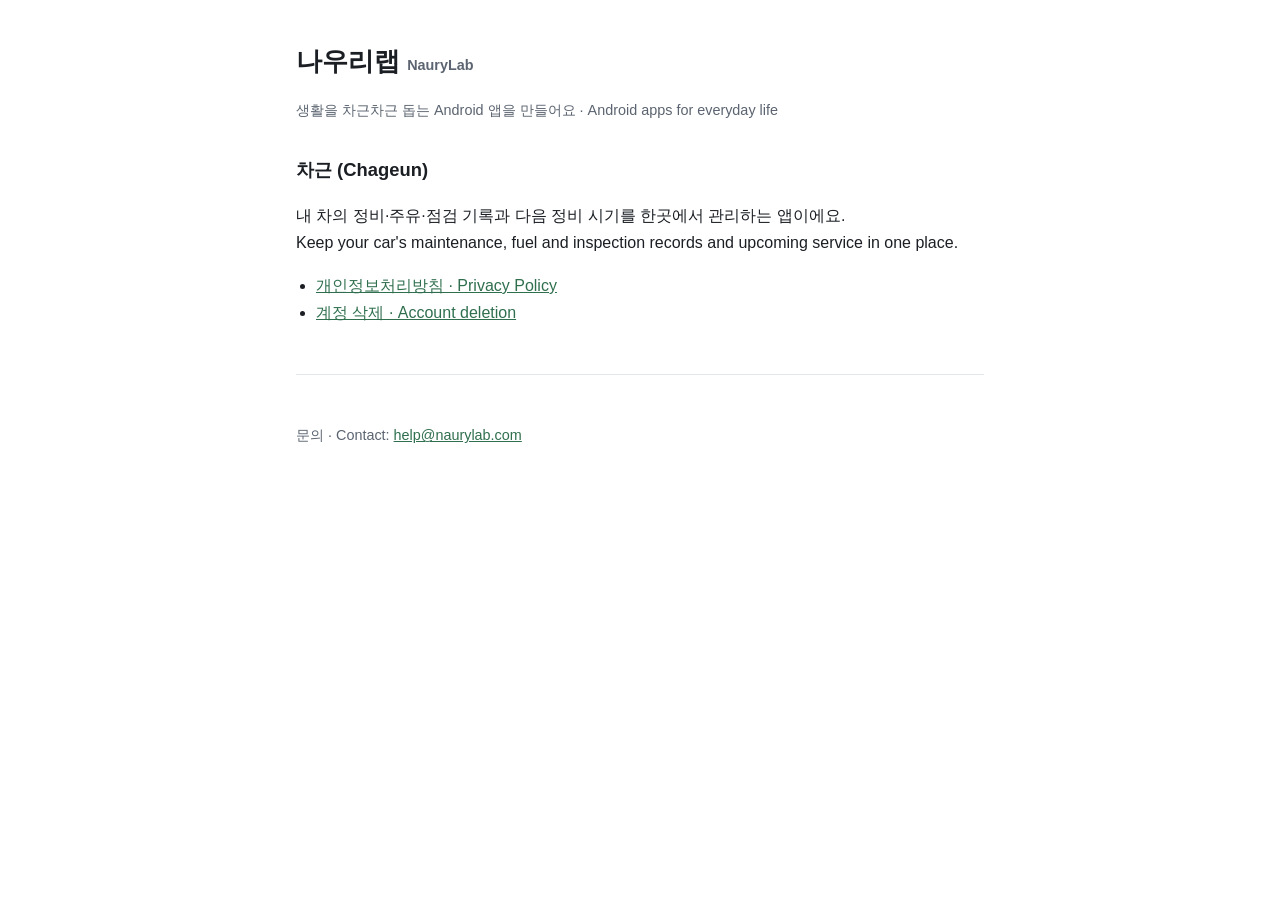
<file: index.html>
<!doctype html>
<html lang="ko">
<head>
<meta charset="utf-8">
<meta name="viewport" content="width=device-width, initial-scale=1">
<title>나우리랩 · NauryLab</title>
<meta name="description" content="나우리랩이 만드는 Android 앱과 개인정보처리방침">
<link rel="canonical" href="https://naurylab.com/">
<link rel="stylesheet" href="/style.css">
</head>
<body>
<main>
<h1>나우리랩 <span class="muted">NauryLab</span></h1>
<p class="muted">생활을 차근차근 돕는 Android 앱을 만들어요 · Android apps for everyday life</p>

<h2>차근 (Chageun)</h2>
<p>내 차의 정비·주유·점검 기록과 다음 정비 시기를 한곳에서 관리하는 앱이에요.<br>
Keep your car's maintenance, fuel and inspection records and upcoming service in one place.</p>
<ul>
<li><a href="/chageun/privacy/">개인정보처리방침 · Privacy Policy</a></li>
<li><a href="/chageun/delete-account/">계정 삭제 · Account deletion</a></li>
</ul>

<hr>
<p class="muted">문의 · Contact: <a href="mailto:help@naurylab.com">help@naurylab.com</a></p>
</main>
</body>
</html>
</file>
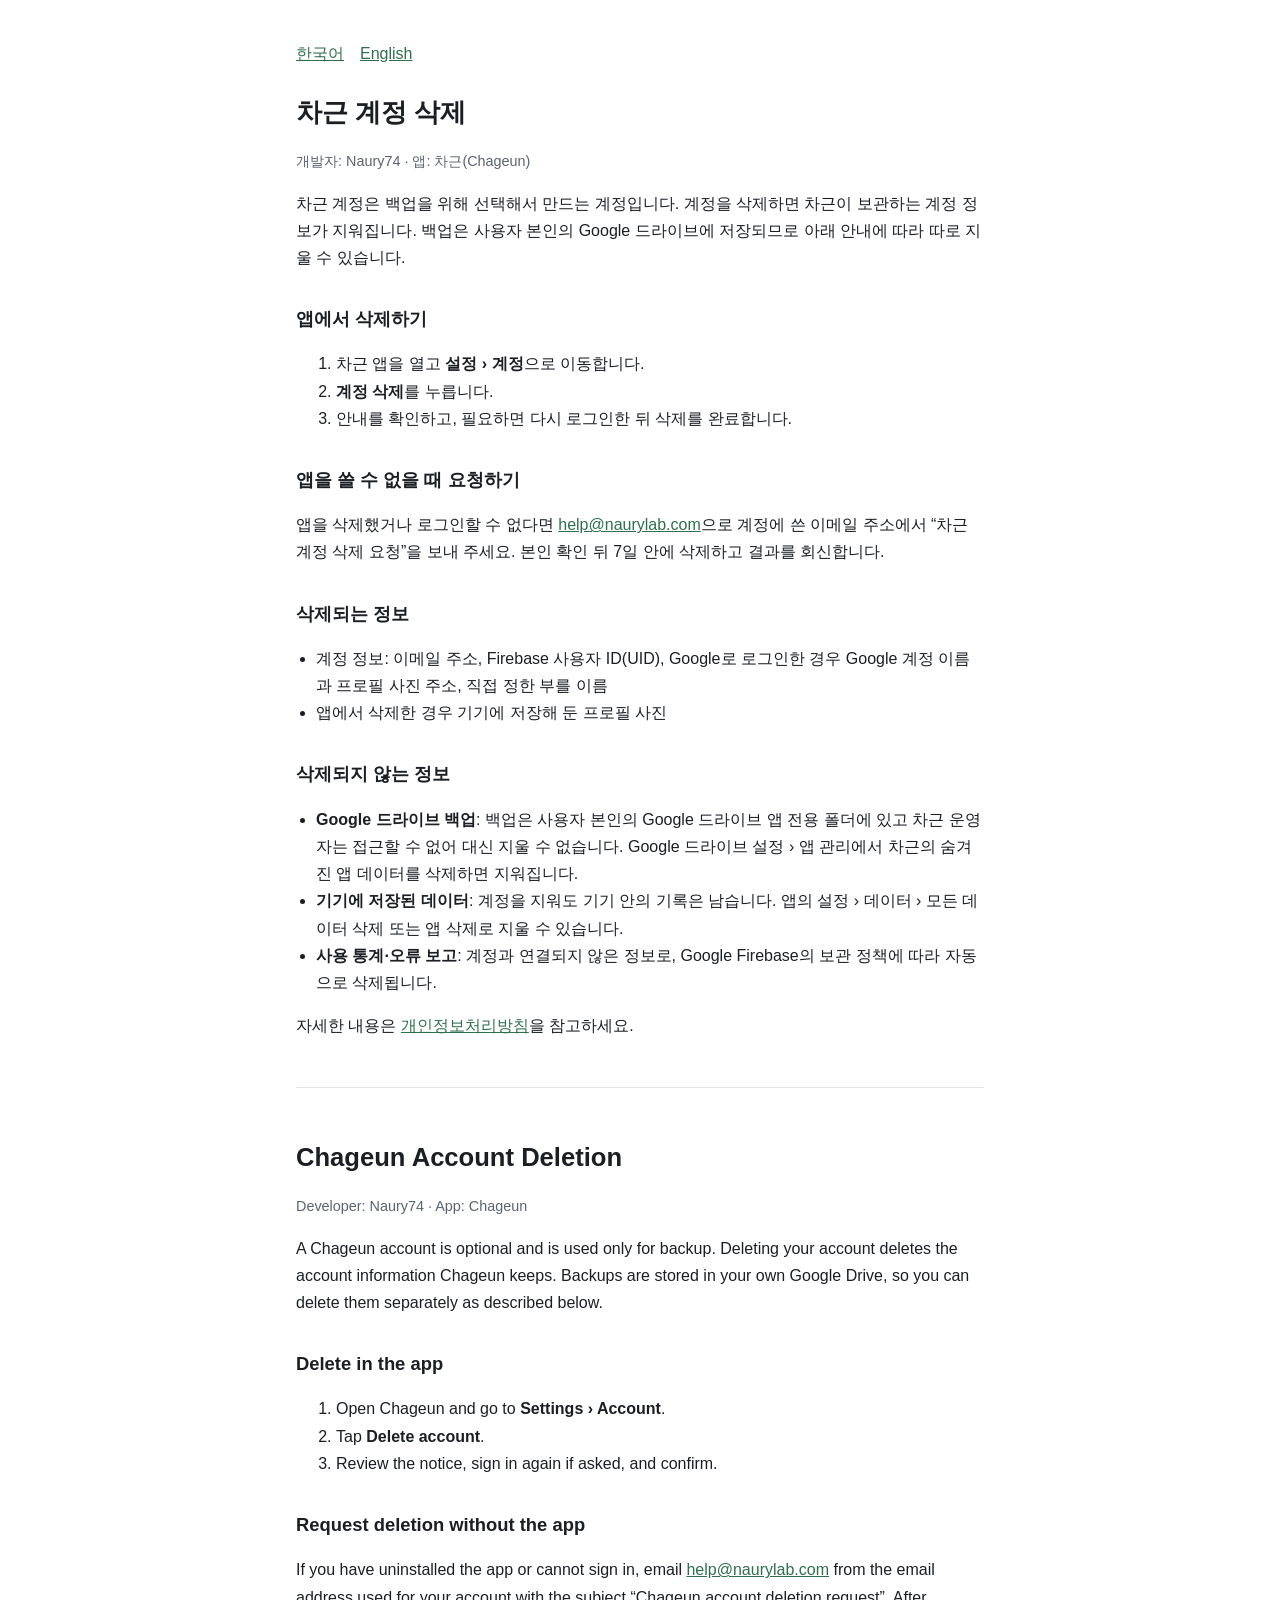
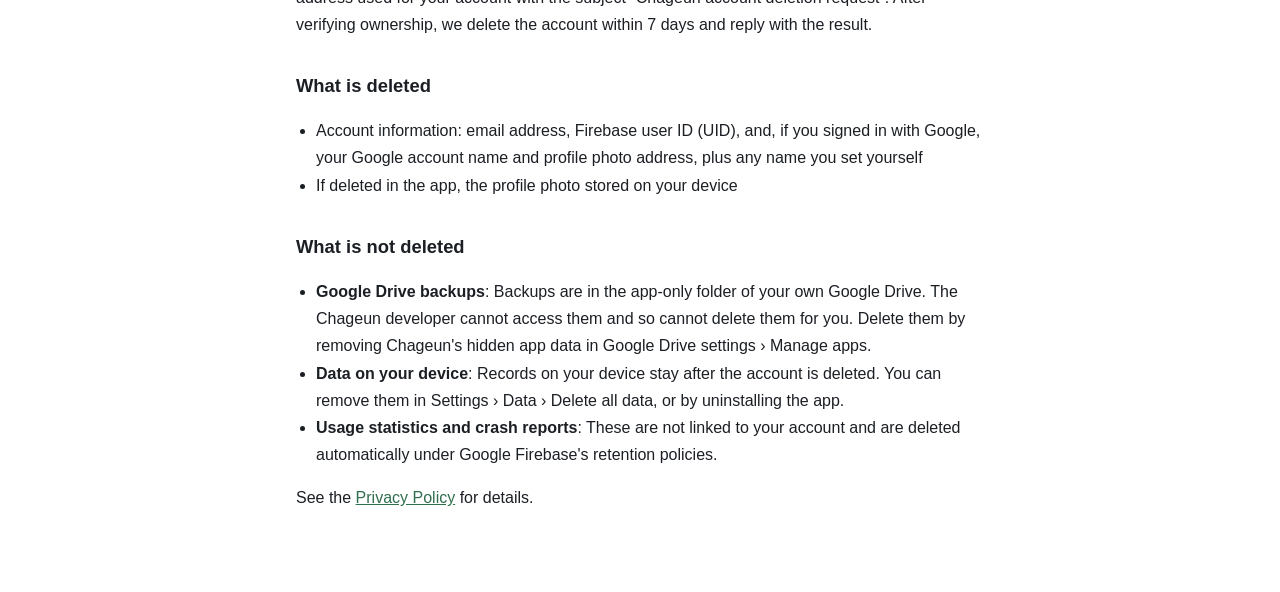
<file: chageun/delete-account/index.html>
<!doctype html>
<html lang="ko">
<head>
<meta charset="utf-8">
<meta name="viewport" content="width=device-width, initial-scale=1">
<title>차근 계정 삭제 · Chageun Account Deletion</title>
<link rel="stylesheet" href="/style.css">
</head>
<body>
<main>
<nav><a href="#ko">한국어</a><a href="#en">English</a></nav>

<section id="ko" lang="ko">
<h1>차근 계정 삭제</h1>
<p class="muted">개발자: Naury74 · 앱: 차근(Chageun)</p>
<p>차근 계정은 백업을 위해 선택해서 만드는 계정입니다. 계정을 삭제하면 차근이 보관하는 계정 정보가 지워집니다. 백업은 사용자 본인의 Google 드라이브에 저장되므로 아래 안내에 따라 따로 지울 수 있습니다.</p>

<h2>앱에서 삭제하기</h2>
<ol>
<li>차근 앱을 열고 <strong>설정 › 계정</strong>으로 이동합니다.</li>
<li><strong>계정 삭제</strong>를 누릅니다.</li>
<li>안내를 확인하고, 필요하면 다시 로그인한 뒤 삭제를 완료합니다.</li>
</ol>

<h2>앱을 쓸 수 없을 때 요청하기</h2>
<p>앱을 삭제했거나 로그인할 수 없다면 <a href="mailto:help@naurylab.com?subject=%EC%B0%A8%EA%B7%BC%20%EA%B3%84%EC%A0%95%20%EC%82%AD%EC%A0%9C%20%EC%9A%94%EC%B2%AD">help@naurylab.com</a>으로 계정에 쓴 이메일 주소에서 “차근 계정 삭제 요청”을 보내 주세요. 본인 확인 뒤 7일 안에 삭제하고 결과를 회신합니다.</p>

<h2>삭제되는 정보</h2>
<ul>
<li>계정 정보: 이메일 주소, Firebase 사용자 ID(UID), Google로 로그인한 경우 Google 계정 이름과 프로필 사진 주소, 직접 정한 부를 이름</li>
<li>앱에서 삭제한 경우 기기에 저장해 둔 프로필 사진</li>
</ul>

<h2>삭제되지 않는 정보</h2>
<ul>
<li><strong>Google 드라이브 백업</strong>: 백업은 사용자 본인의 Google 드라이브 앱 전용 폴더에 있고 차근 운영자는 접근할 수 없어 대신 지울 수 없습니다. Google 드라이브 설정 › 앱 관리에서 차근의 숨겨진 앱 데이터를 삭제하면 지워집니다.</li>
<li><strong>기기에 저장된 데이터</strong>: 계정을 지워도 기기 안의 기록은 남습니다. 앱의 설정 › 데이터 › 모든 데이터 삭제 또는 앱 삭제로 지울 수 있습니다.</li>
<li><strong>사용 통계·오류 보고</strong>: 계정과 연결되지 않은 정보로, Google Firebase의 보관 정책에 따라 자동으로 삭제됩니다.</li>
</ul>
<p>자세한 내용은 <a href="/chageun/privacy/">개인정보처리방침</a>을 참고하세요.</p>
</section>

<hr>

<section id="en" lang="en">
<h1>Chageun Account Deletion</h1>
<p class="muted">Developer: Naury74 · App: Chageun</p>
<p>A Chageun account is optional and is used only for backup. Deleting your account deletes the account information Chageun keeps. Backups are stored in your own Google Drive, so you can delete them separately as described below.</p>

<h2>Delete in the app</h2>
<ol>
<li>Open Chageun and go to <strong>Settings › Account</strong>.</li>
<li>Tap <strong>Delete account</strong>.</li>
<li>Review the notice, sign in again if asked, and confirm.</li>
</ol>

<h2>Request deletion without the app</h2>
<p>If you have uninstalled the app or cannot sign in, email <a href="mailto:help@naurylab.com?subject=Chageun%20account%20deletion%20request">help@naurylab.com</a> from the email address used for your account with the subject “Chageun account deletion request”. After verifying ownership, we delete the account within 7 days and reply with the result.</p>

<h2>What is deleted</h2>
<ul>
<li>Account information: email address, Firebase user ID (UID), and, if you signed in with Google, your Google account name and profile photo address, plus any name you set yourself</li>
<li>If deleted in the app, the profile photo stored on your device</li>
</ul>

<h2>What is not deleted</h2>
<ul>
<li><strong>Google Drive backups</strong>: Backups are in the app-only folder of your own Google Drive. The Chageun developer cannot access them and so cannot delete them for you. Delete them by removing Chageun's hidden app data in Google Drive settings › Manage apps.</li>
<li><strong>Data on your device</strong>: Records on your device stay after the account is deleted. You can remove them in Settings › Data › Delete all data, or by uninstalling the app.</li>
<li><strong>Usage statistics and crash reports</strong>: These are not linked to your account and are deleted automatically under Google Firebase's retention policies.</li>
</ul>
<p>See the <a href="/chageun/privacy/">Privacy Policy</a> for details.</p>
</section>
</main>
</body>
</html>
</file>
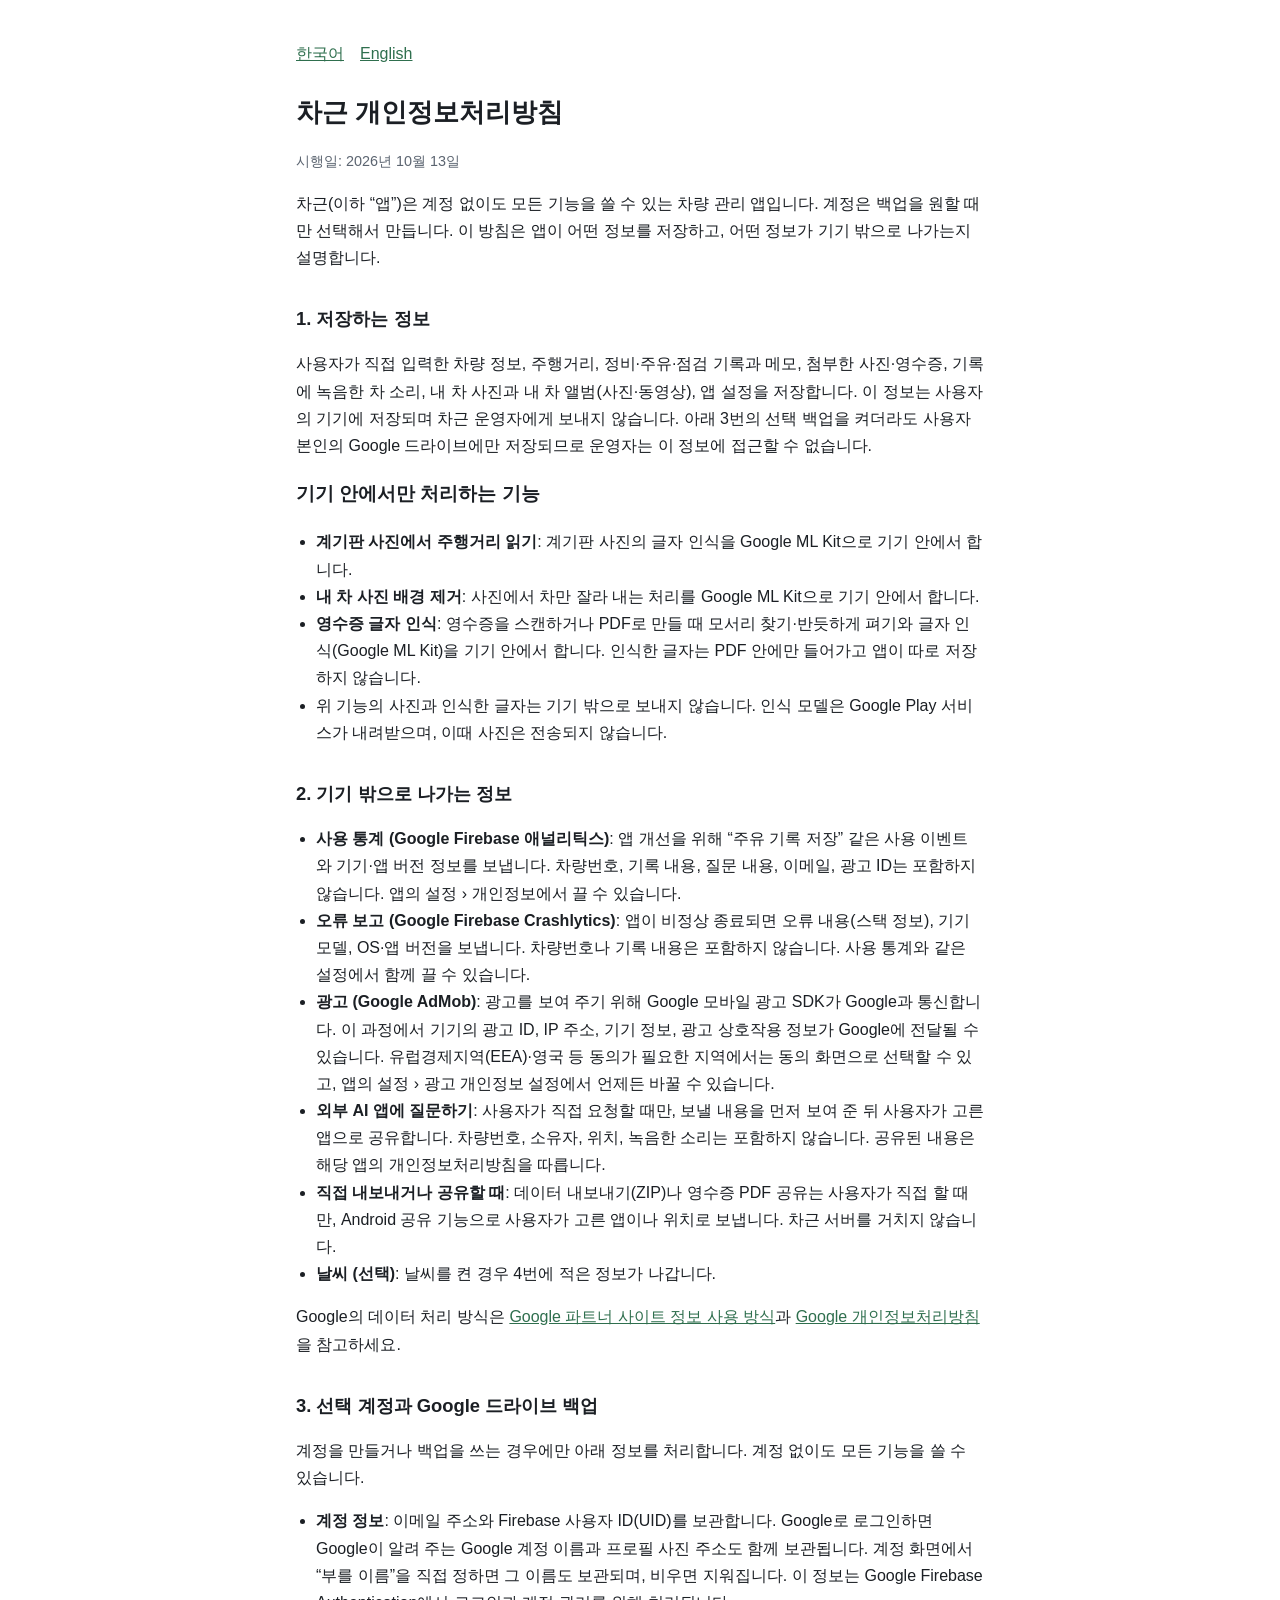
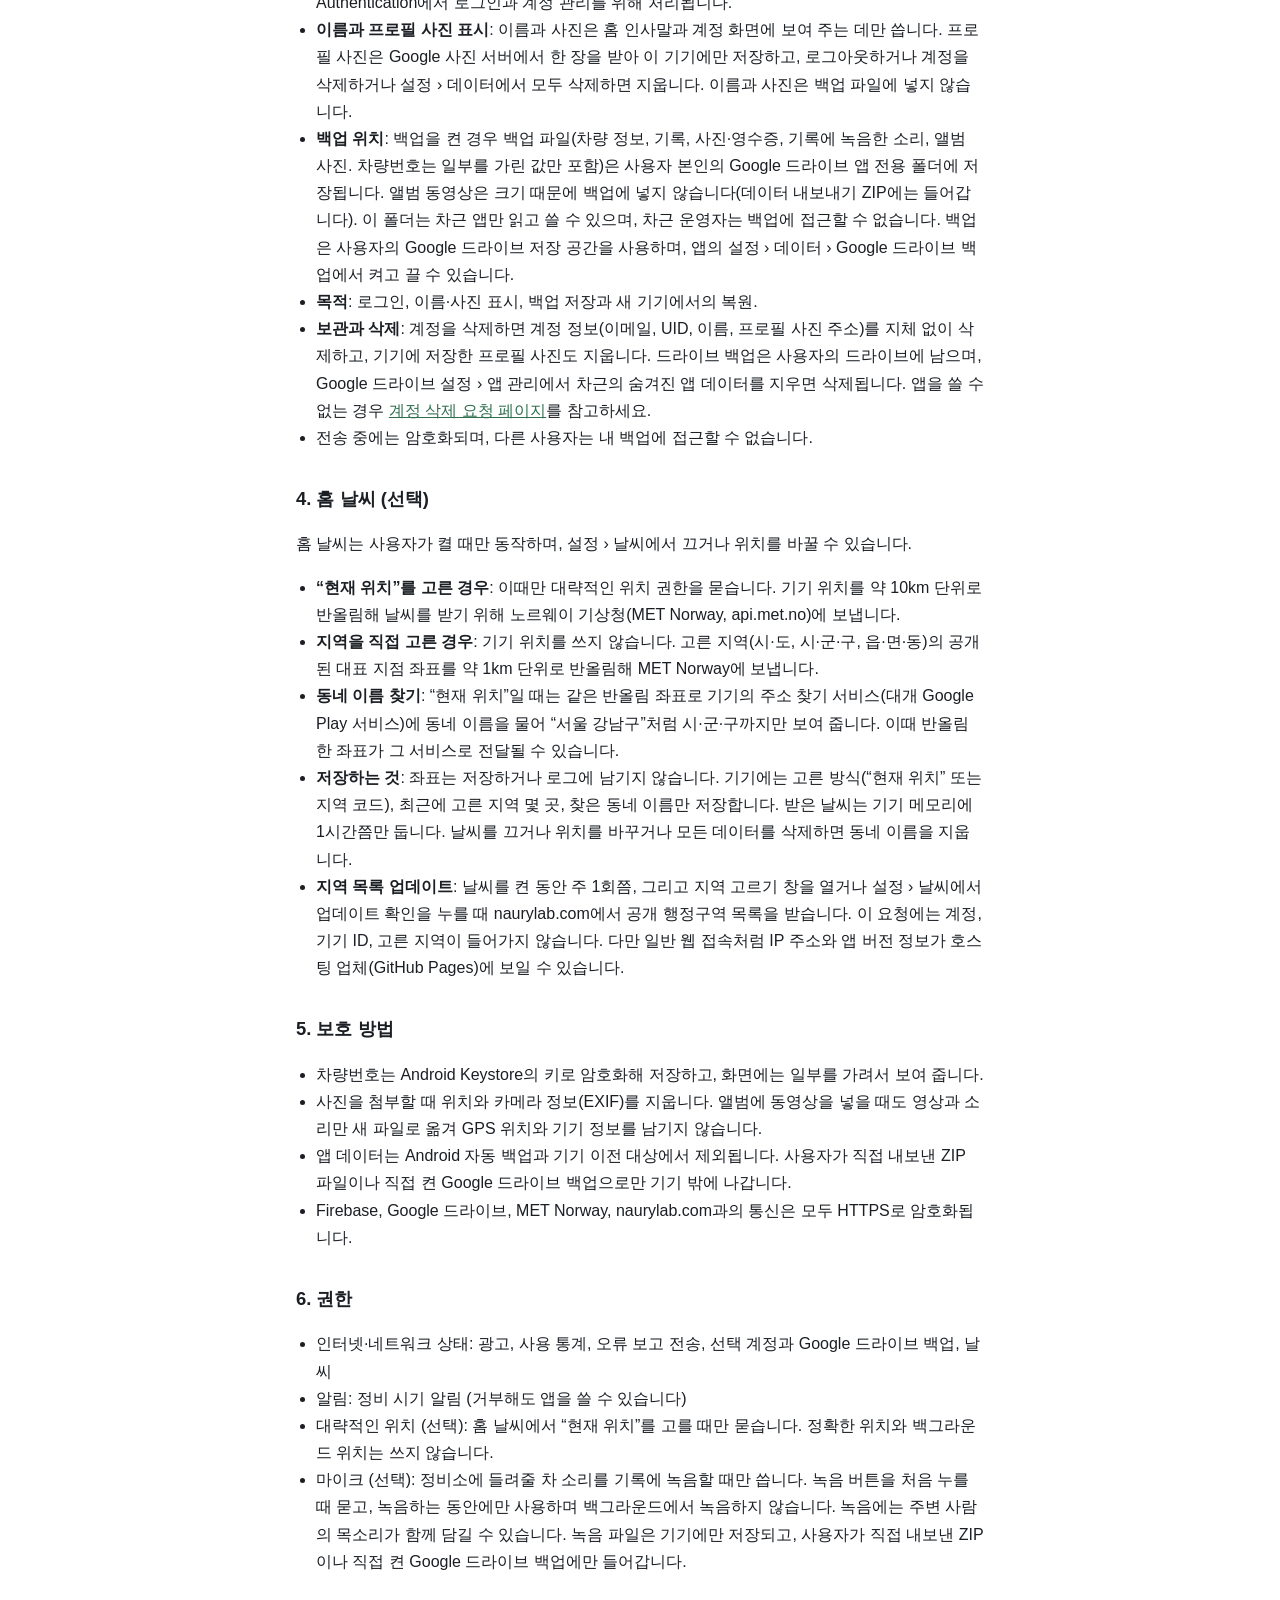
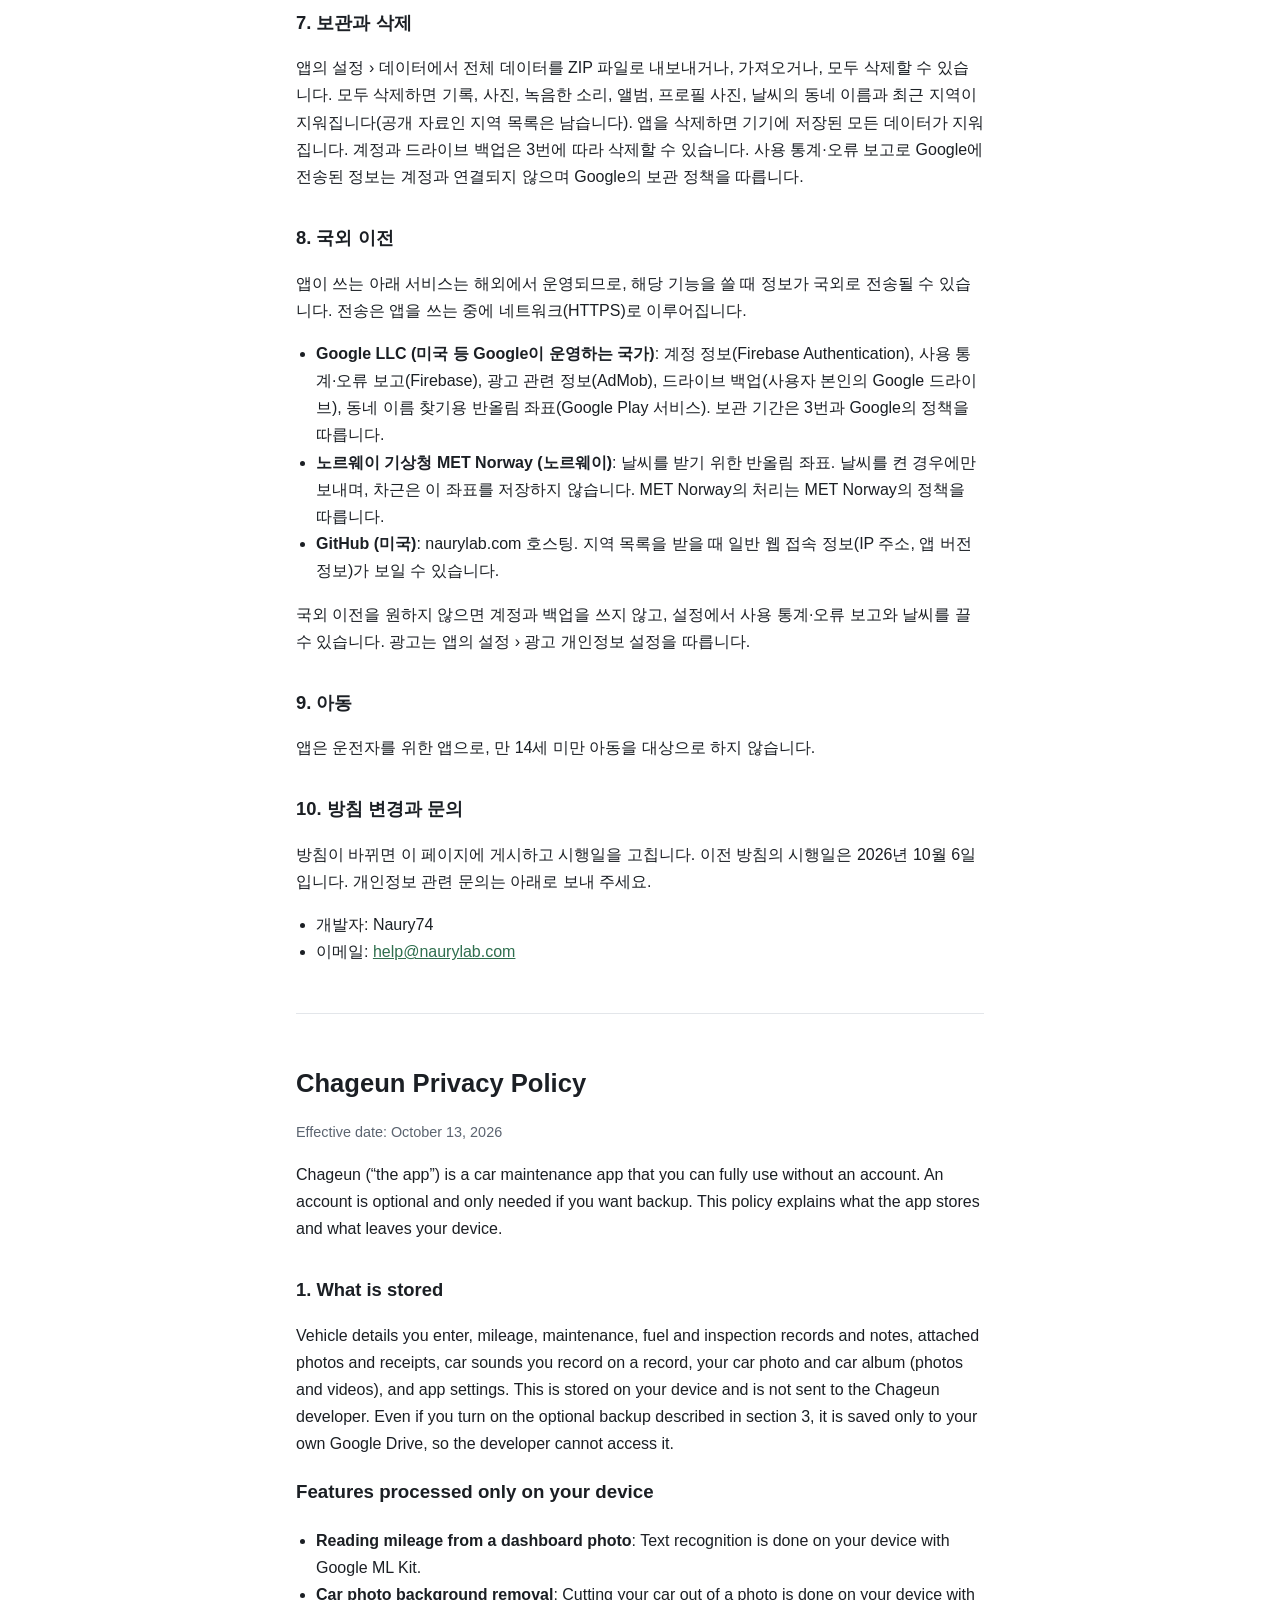
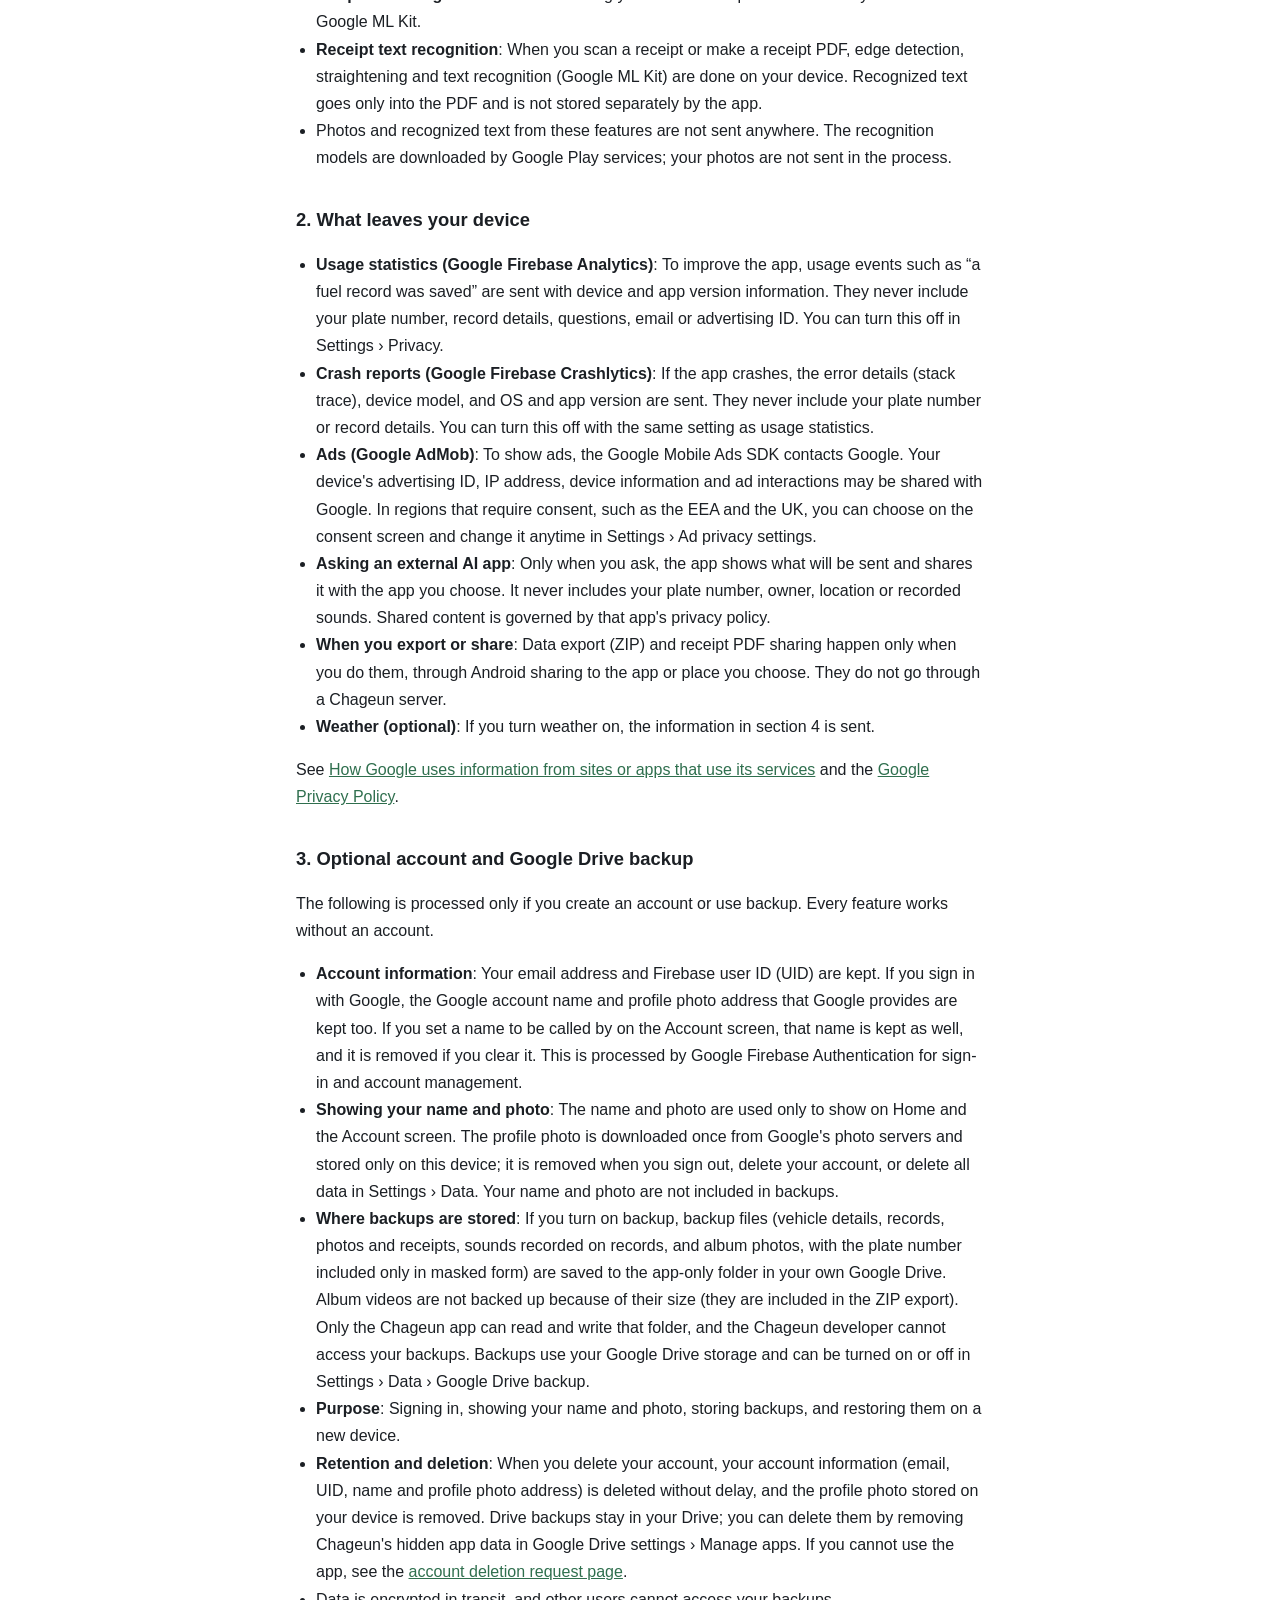
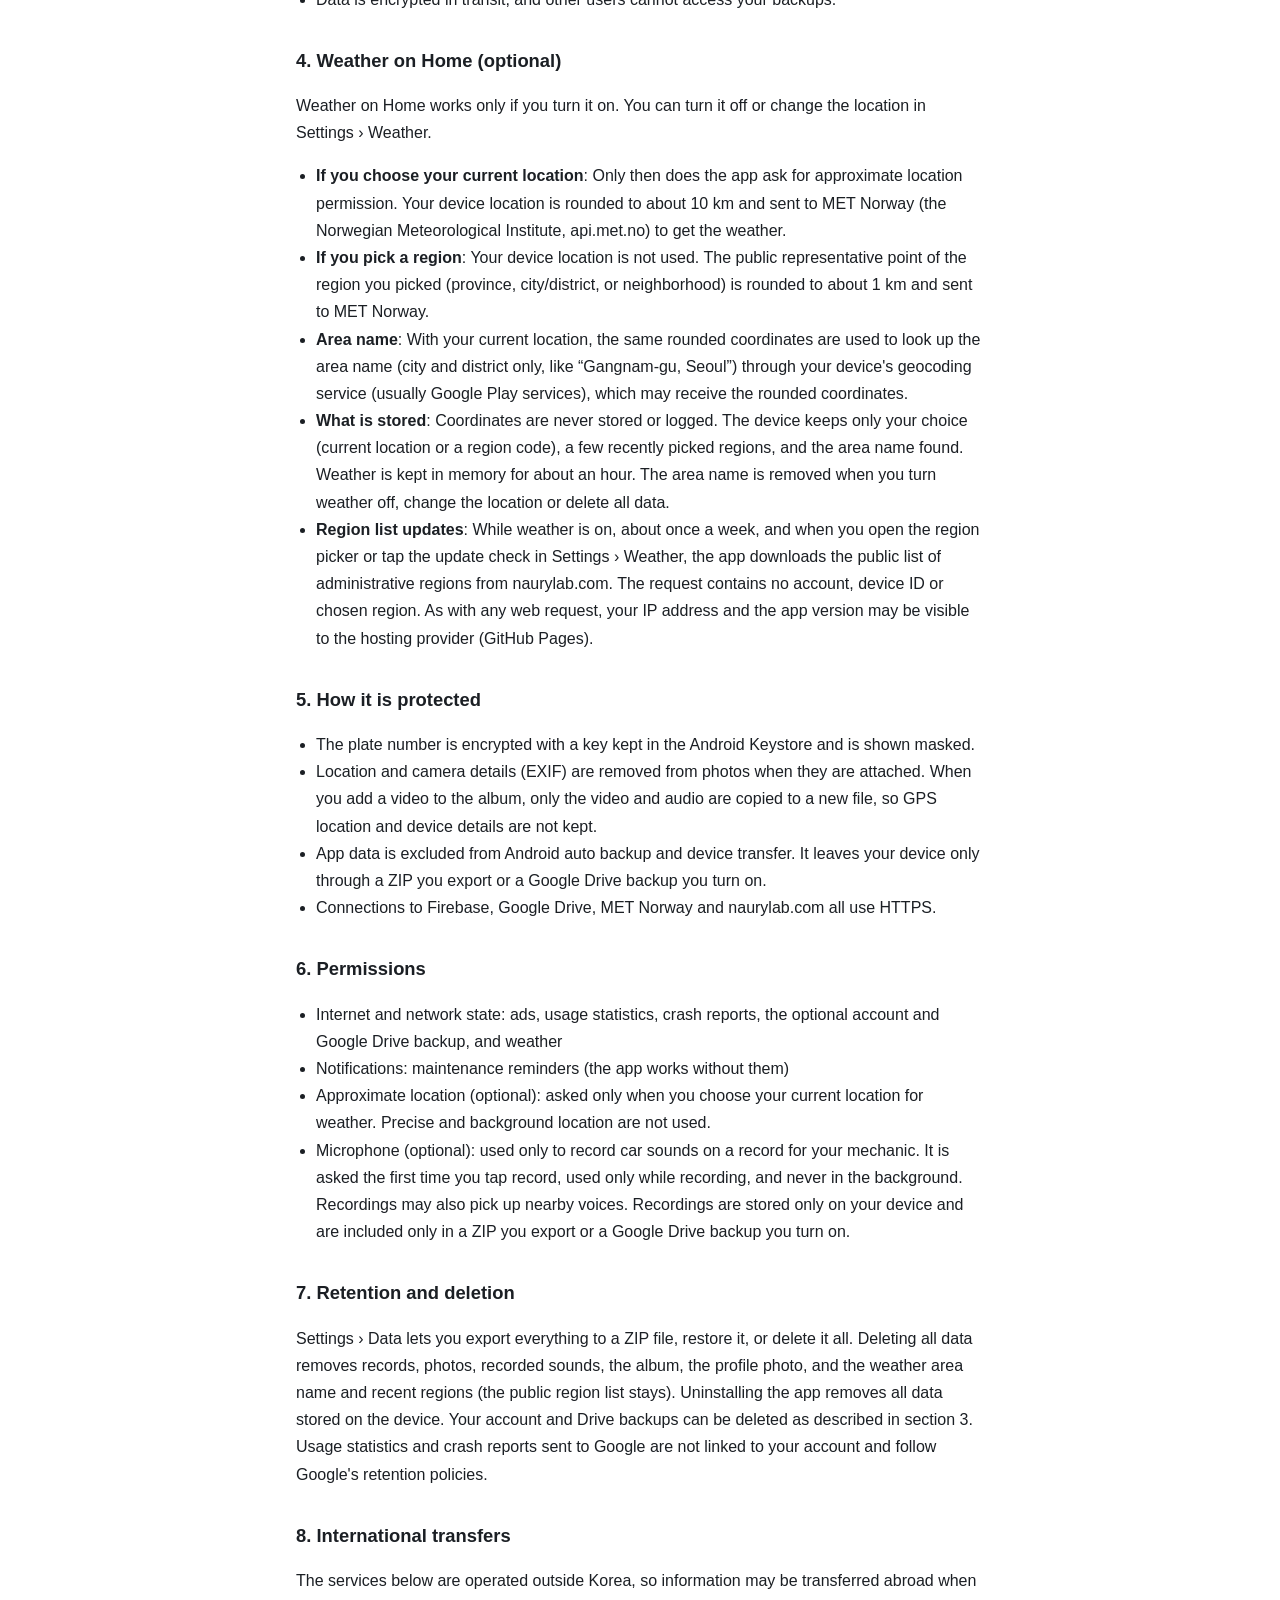
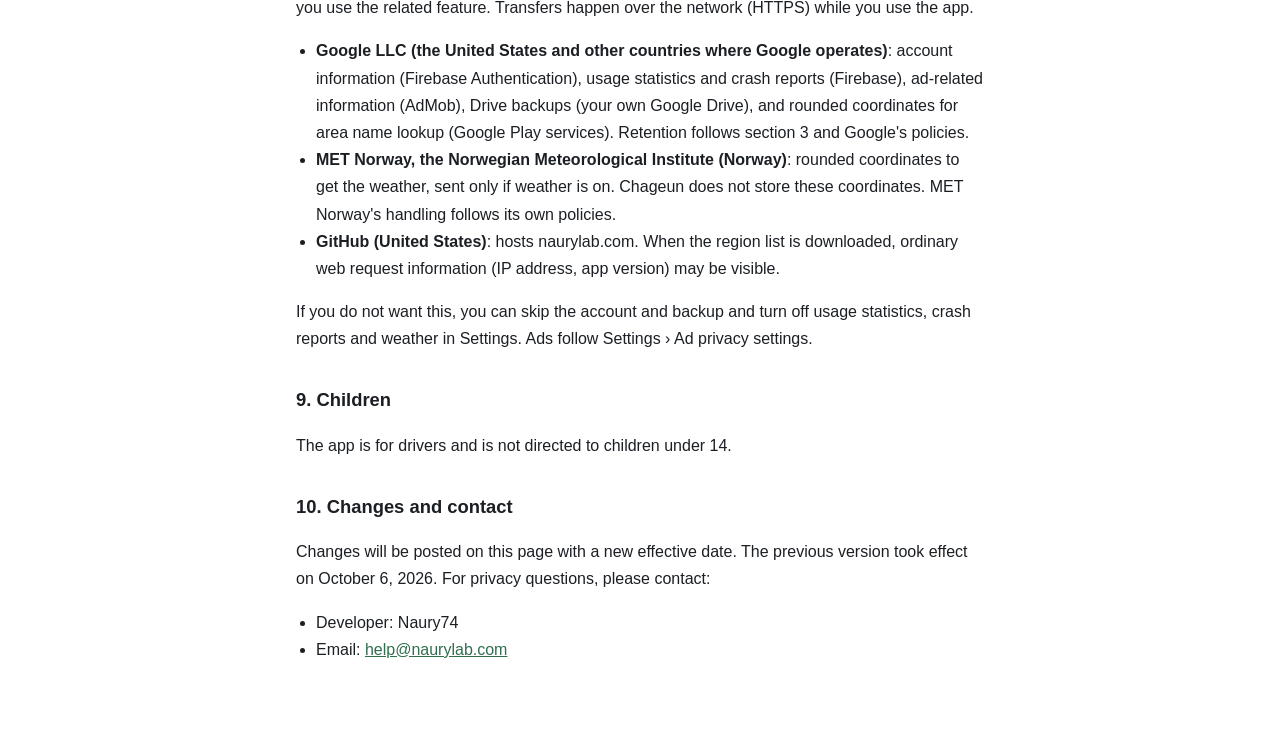
<file: chageun/privacy/index.html>
<!doctype html>
<html lang="ko">
<head>
<meta charset="utf-8">
<meta name="viewport" content="width=device-width, initial-scale=1">
<title>차근 개인정보처리방침 · Chageun Privacy Policy</title>
<link rel="stylesheet" href="/style.css">
</head>
<body>
<main>
<nav><a href="#ko">한국어</a><a href="#en">English</a></nav>

<section id="ko" lang="ko">
<h1>차근 개인정보처리방침</h1>
<p class="muted">시행일: 2026년 10월 13일</p>
<p>차근(이하 “앱”)은 계정 없이도 모든 기능을 쓸 수 있는 차량 관리 앱입니다. 계정은 백업을 원할 때만 선택해서 만듭니다. 이 방침은 앱이 어떤 정보를 저장하고, 어떤 정보가 기기 밖으로 나가는지 설명합니다.</p>

<h2>1. 저장하는 정보</h2>
<p>사용자가 직접 입력한 차량 정보, 주행거리, 정비·주유·점검 기록과 메모, 첨부한 사진·영수증, 기록에 녹음한 차 소리, 내 차 사진과 내 차 앨범(사진·동영상), 앱 설정을 저장합니다. 이 정보는 사용자의 기기에 저장되며 차근 운영자에게 보내지 않습니다. 아래 3번의 선택 백업을 켜더라도 사용자 본인의 Google 드라이브에만 저장되므로 운영자는 이 정보에 접근할 수 없습니다.</p>
<h3>기기 안에서만 처리하는 기능</h3>
<ul>
<li><strong>계기판 사진에서 주행거리 읽기</strong>: 계기판 사진의 글자 인식을 Google ML Kit으로 기기 안에서 합니다.</li>
<li><strong>내 차 사진 배경 제거</strong>: 사진에서 차만 잘라 내는 처리를 Google ML Kit으로 기기 안에서 합니다.</li>
<li><strong>영수증 글자 인식</strong>: 영수증을 스캔하거나 PDF로 만들 때 모서리 찾기·반듯하게 펴기와 글자 인식(Google ML Kit)을 기기 안에서 합니다. 인식한 글자는 PDF 안에만 들어가고 앱이 따로 저장하지 않습니다.</li>
<li>위 기능의 사진과 인식한 글자는 기기 밖으로 보내지 않습니다. 인식 모델은 Google Play 서비스가 내려받으며, 이때 사진은 전송되지 않습니다.</li>
</ul>

<h2>2. 기기 밖으로 나가는 정보</h2>
<ul>
<li><strong>사용 통계 (Google Firebase 애널리틱스)</strong>: 앱 개선을 위해 “주유 기록 저장” 같은 사용 이벤트와 기기·앱 버전 정보를 보냅니다. 차량번호, 기록 내용, 질문 내용, 이메일, 광고 ID는 포함하지 않습니다. 앱의 설정 › 개인정보에서 끌 수 있습니다.</li>
<li><strong>오류 보고 (Google Firebase Crashlytics)</strong>: 앱이 비정상 종료되면 오류 내용(스택 정보), 기기 모델, OS·앱 버전을 보냅니다. 차량번호나 기록 내용은 포함하지 않습니다. 사용 통계와 같은 설정에서 함께 끌 수 있습니다.</li>
<li><strong>광고 (Google AdMob)</strong>: 광고를 보여 주기 위해 Google 모바일 광고 SDK가 Google과 통신합니다. 이 과정에서 기기의 광고 ID, IP 주소, 기기 정보, 광고 상호작용 정보가 Google에 전달될 수 있습니다. 유럽경제지역(EEA)·영국 등 동의가 필요한 지역에서는 동의 화면으로 선택할 수 있고, 앱의 설정 › 광고 개인정보 설정에서 언제든 바꿀 수 있습니다.</li>
<li><strong>외부 AI 앱에 질문하기</strong>: 사용자가 직접 요청할 때만, 보낼 내용을 먼저 보여 준 뒤 사용자가 고른 앱으로 공유합니다. 차량번호, 소유자, 위치, 녹음한 소리는 포함하지 않습니다. 공유된 내용은 해당 앱의 개인정보처리방침을 따릅니다.</li>
<li><strong>직접 내보내거나 공유할 때</strong>: 데이터 내보내기(ZIP)나 영수증 PDF 공유는 사용자가 직접 할 때만, Android 공유 기능으로 사용자가 고른 앱이나 위치로 보냅니다. 차근 서버를 거치지 않습니다.</li>
<li><strong>날씨 (선택)</strong>: 날씨를 켠 경우 4번에 적은 정보가 나갑니다.</li>
</ul>
<p>Google의 데이터 처리 방식은 <a href="https://policies.google.com/technologies/partner-sites">Google 파트너 사이트 정보 사용 방식</a>과 <a href="https://policies.google.com/privacy">Google 개인정보처리방침</a>을 참고하세요.</p>

<h2>3. 선택 계정과 Google 드라이브 백업</h2>
<p>계정을 만들거나 백업을 쓰는 경우에만 아래 정보를 처리합니다. 계정 없이도 모든 기능을 쓸 수 있습니다.</p>
<ul>
<li><strong>계정 정보</strong>: 이메일 주소와 Firebase 사용자 ID(UID)를 보관합니다. Google로 로그인하면 Google이 알려 주는 Google 계정 이름과 프로필 사진 주소도 함께 보관됩니다. 계정 화면에서 “부를 이름”을 직접 정하면 그 이름도 보관되며, 비우면 지워집니다. 이 정보는 Google Firebase Authentication에서 로그인과 계정 관리를 위해 처리됩니다.</li>
<li><strong>이름과 프로필 사진 표시</strong>: 이름과 사진은 홈 인사말과 계정 화면에 보여 주는 데만 씁니다. 프로필 사진은 Google 사진 서버에서 한 장을 받아 이 기기에만 저장하고, 로그아웃하거나 계정을 삭제하거나 설정 › 데이터에서 모두 삭제하면 지웁니다. 이름과 사진은 백업 파일에 넣지 않습니다.</li>
<li><strong>백업 위치</strong>: 백업을 켠 경우 백업 파일(차량 정보, 기록, 사진·영수증, 기록에 녹음한 소리, 앨범 사진. 차량번호는 일부를 가린 값만 포함)은 사용자 본인의 Google 드라이브 앱 전용 폴더에 저장됩니다. 앨범 동영상은 크기 때문에 백업에 넣지 않습니다(데이터 내보내기 ZIP에는 들어갑니다). 이 폴더는 차근 앱만 읽고 쓸 수 있으며, 차근 운영자는 백업에 접근할 수 없습니다. 백업은 사용자의 Google 드라이브 저장 공간을 사용하며, 앱의 설정 › 데이터 › Google 드라이브 백업에서 켜고 끌 수 있습니다.</li>
<li><strong>목적</strong>: 로그인, 이름·사진 표시, 백업 저장과 새 기기에서의 복원.</li>
<li><strong>보관과 삭제</strong>: 계정을 삭제하면 계정 정보(이메일, UID, 이름, 프로필 사진 주소)를 지체 없이 삭제하고, 기기에 저장한 프로필 사진도 지웁니다. 드라이브 백업은 사용자의 드라이브에 남으며, Google 드라이브 설정 › 앱 관리에서 차근의 숨겨진 앱 데이터를 지우면 삭제됩니다. 앱을 쓸 수 없는 경우 <a href="/chageun/delete-account/">계정 삭제 요청 페이지</a>를 참고하세요.</li>
<li>전송 중에는 암호화되며, 다른 사용자는 내 백업에 접근할 수 없습니다.</li>
</ul>

<h2>4. 홈 날씨 (선택)</h2>
<p>홈 날씨는 사용자가 켤 때만 동작하며, 설정 › 날씨에서 끄거나 위치를 바꿀 수 있습니다.</p>
<ul>
<li><strong>“현재 위치”를 고른 경우</strong>: 이때만 대략적인 위치 권한을 묻습니다. 기기 위치를 약 10km 단위로 반올림해 날씨를 받기 위해 노르웨이 기상청(MET Norway, api.met.no)에 보냅니다.</li>
<li><strong>지역을 직접 고른 경우</strong>: 기기 위치를 쓰지 않습니다. 고른 지역(시·도, 시·군·구, 읍·면·동)의 공개된 대표 지점 좌표를 약 1km 단위로 반올림해 MET Norway에 보냅니다.</li>
<li><strong>동네 이름 찾기</strong>: “현재 위치”일 때는 같은 반올림 좌표로 기기의 주소 찾기 서비스(대개 Google Play 서비스)에 동네 이름을 물어 “서울 강남구”처럼 시·군·구까지만 보여 줍니다. 이때 반올림한 좌표가 그 서비스로 전달될 수 있습니다.</li>
<li><strong>저장하는 것</strong>: 좌표는 저장하거나 로그에 남기지 않습니다. 기기에는 고른 방식(“현재 위치” 또는 지역 코드), 최근에 고른 지역 몇 곳, 찾은 동네 이름만 저장합니다. 받은 날씨는 기기 메모리에 1시간쯤만 둡니다. 날씨를 끄거나 위치를 바꾸거나 모든 데이터를 삭제하면 동네 이름을 지웁니다.</li>
<li><strong>지역 목록 업데이트</strong>: 날씨를 켠 동안 주 1회쯤, 그리고 지역 고르기 창을 열거나 설정 › 날씨에서 업데이트 확인을 누를 때 naurylab.com에서 공개 행정구역 목록을 받습니다. 이 요청에는 계정, 기기 ID, 고른 지역이 들어가지 않습니다. 다만 일반 웹 접속처럼 IP 주소와 앱 버전 정보가 호스팅 업체(GitHub Pages)에 보일 수 있습니다.</li>
</ul>

<h2>5. 보호 방법</h2>
<ul>
<li>차량번호는 Android Keystore의 키로 암호화해 저장하고, 화면에는 일부를 가려서 보여 줍니다.</li>
<li>사진을 첨부할 때 위치와 카메라 정보(EXIF)를 지웁니다. 앨범에 동영상을 넣을 때도 영상과 소리만 새 파일로 옮겨 GPS 위치와 기기 정보를 남기지 않습니다.</li>
<li>앱 데이터는 Android 자동 백업과 기기 이전 대상에서 제외됩니다. 사용자가 직접 내보낸 ZIP 파일이나 직접 켠 Google 드라이브 백업으로만 기기 밖에 나갑니다.</li>
<li>Firebase, Google 드라이브, MET Norway, naurylab.com과의 통신은 모두 HTTPS로 암호화됩니다.</li>
</ul>

<h2>6. 권한</h2>
<ul>
<li>인터넷·네트워크 상태: 광고, 사용 통계, 오류 보고 전송, 선택 계정과 Google 드라이브 백업, 날씨</li>
<li>알림: 정비 시기 알림 (거부해도 앱을 쓸 수 있습니다)</li>
<li>대략적인 위치 (선택): 홈 날씨에서 “현재 위치”를 고를 때만 묻습니다. 정확한 위치와 백그라운드 위치는 쓰지 않습니다.</li>
<li>마이크 (선택): 정비소에 들려줄 차 소리를 기록에 녹음할 때만 씁니다. 녹음 버튼을 처음 누를 때 묻고, 녹음하는 동안에만 사용하며 백그라운드에서 녹음하지 않습니다. 녹음에는 주변 사람의 목소리가 함께 담길 수 있습니다. 녹음 파일은 기기에만 저장되고, 사용자가 직접 내보낸 ZIP이나 직접 켠 Google 드라이브 백업에만 들어갑니다.</li>
</ul>

<h2>7. 보관과 삭제</h2>
<p>앱의 설정 › 데이터에서 전체 데이터를 ZIP 파일로 내보내거나, 가져오거나, 모두 삭제할 수 있습니다. 모두 삭제하면 기록, 사진, 녹음한 소리, 앨범, 프로필 사진, 날씨의 동네 이름과 최근 지역이 지워집니다(공개 자료인 지역 목록은 남습니다). 앱을 삭제하면 기기에 저장된 모든 데이터가 지워집니다. 계정과 드라이브 백업은 3번에 따라 삭제할 수 있습니다. 사용 통계·오류 보고로 Google에 전송된 정보는 계정과 연결되지 않으며 Google의 보관 정책을 따릅니다.</p>

<h2>8. 국외 이전</h2>
<p>앱이 쓰는 아래 서비스는 해외에서 운영되므로, 해당 기능을 쓸 때 정보가 국외로 전송될 수 있습니다. 전송은 앱을 쓰는 중에 네트워크(HTTPS)로 이루어집니다.</p>
<ul>
<li><strong>Google LLC (미국 등 Google이 운영하는 국가)</strong>: 계정 정보(Firebase Authentication), 사용 통계·오류 보고(Firebase), 광고 관련 정보(AdMob), 드라이브 백업(사용자 본인의 Google 드라이브), 동네 이름 찾기용 반올림 좌표(Google Play 서비스). 보관 기간은 3번과 Google의 정책을 따릅니다.</li>
<li><strong>노르웨이 기상청 MET Norway (노르웨이)</strong>: 날씨를 받기 위한 반올림 좌표. 날씨를 켠 경우에만 보내며, 차근은 이 좌표를 저장하지 않습니다. MET Norway의 처리는 MET Norway의 정책을 따릅니다.</li>
<li><strong>GitHub (미국)</strong>: naurylab.com 호스팅. 지역 목록을 받을 때 일반 웹 접속 정보(IP 주소, 앱 버전 정보)가 보일 수 있습니다.</li>
</ul>
<p>국외 이전을 원하지 않으면 계정과 백업을 쓰지 않고, 설정에서 사용 통계·오류 보고와 날씨를 끌 수 있습니다. 광고는 앱의 설정 › 광고 개인정보 설정을 따릅니다.</p>

<h2>9. 아동</h2>
<p>앱은 운전자를 위한 앱으로, 만 14세 미만 아동을 대상으로 하지 않습니다.</p>

<h2>10. 방침 변경과 문의</h2>
<p>방침이 바뀌면 이 페이지에 게시하고 시행일을 고칩니다. 이전 방침의 시행일은 2026년 10월 6일입니다. 개인정보 관련 문의는 아래로 보내 주세요.</p>
<ul>
<li>개발자: Naury74</li>
<li>이메일: <a href="mailto:help@naurylab.com">help@naurylab.com</a></li>
</ul>
</section>

<hr>

<section id="en" lang="en">
<h1>Chageun Privacy Policy</h1>
<p class="muted">Effective date: October 13, 2026</p>
<p>Chageun (“the app”) is a car maintenance app that you can fully use without an account. An account is optional and only needed if you want backup. This policy explains what the app stores and what leaves your device.</p>

<h2>1. What is stored</h2>
<p>Vehicle details you enter, mileage, maintenance, fuel and inspection records and notes, attached photos and receipts, car sounds you record on a record, your car photo and car album (photos and videos), and app settings. This is stored on your device and is not sent to the Chageun developer. Even if you turn on the optional backup described in section 3, it is saved only to your own Google Drive, so the developer cannot access it.</p>
<h3>Features processed only on your device</h3>
<ul>
<li><strong>Reading mileage from a dashboard photo</strong>: Text recognition is done on your device with Google ML Kit.</li>
<li><strong>Car photo background removal</strong>: Cutting your car out of a photo is done on your device with Google ML Kit.</li>
<li><strong>Receipt text recognition</strong>: When you scan a receipt or make a receipt PDF, edge detection, straightening and text recognition (Google ML Kit) are done on your device. Recognized text goes only into the PDF and is not stored separately by the app.</li>
<li>Photos and recognized text from these features are not sent anywhere. The recognition models are downloaded by Google Play services; your photos are not sent in the process.</li>
</ul>

<h2>2. What leaves your device</h2>
<ul>
<li><strong>Usage statistics (Google Firebase Analytics)</strong>: To improve the app, usage events such as “a fuel record was saved” are sent with device and app version information. They never include your plate number, record details, questions, email or advertising ID. You can turn this off in Settings › Privacy.</li>
<li><strong>Crash reports (Google Firebase Crashlytics)</strong>: If the app crashes, the error details (stack trace), device model, and OS and app version are sent. They never include your plate number or record details. You can turn this off with the same setting as usage statistics.</li>
<li><strong>Ads (Google AdMob)</strong>: To show ads, the Google Mobile Ads SDK contacts Google. Your device's advertising ID, IP address, device information and ad interactions may be shared with Google. In regions that require consent, such as the EEA and the UK, you can choose on the consent screen and change it anytime in Settings › Ad privacy settings.</li>
<li><strong>Asking an external AI app</strong>: Only when you ask, the app shows what will be sent and shares it with the app you choose. It never includes your plate number, owner, location or recorded sounds. Shared content is governed by that app's privacy policy.</li>
<li><strong>When you export or share</strong>: Data export (ZIP) and receipt PDF sharing happen only when you do them, through Android sharing to the app or place you choose. They do not go through a Chageun server.</li>
<li><strong>Weather (optional)</strong>: If you turn weather on, the information in section 4 is sent.</li>
</ul>
<p>See <a href="https://policies.google.com/technologies/partner-sites">How Google uses information from sites or apps that use its services</a> and the <a href="https://policies.google.com/privacy">Google Privacy Policy</a>.</p>

<h2>3. Optional account and Google Drive backup</h2>
<p>The following is processed only if you create an account or use backup. Every feature works without an account.</p>
<ul>
<li><strong>Account information</strong>: Your email address and Firebase user ID (UID) are kept. If you sign in with Google, the Google account name and profile photo address that Google provides are kept too. If you set a name to be called by on the Account screen, that name is kept as well, and it is removed if you clear it. This is processed by Google Firebase Authentication for sign-in and account management.</li>
<li><strong>Showing your name and photo</strong>: The name and photo are used only to show on Home and the Account screen. The profile photo is downloaded once from Google's photo servers and stored only on this device; it is removed when you sign out, delete your account, or delete all data in Settings › Data. Your name and photo are not included in backups.</li>
<li><strong>Where backups are stored</strong>: If you turn on backup, backup files (vehicle details, records, photos and receipts, sounds recorded on records, and album photos, with the plate number included only in masked form) are saved to the app-only folder in your own Google Drive. Album videos are not backed up because of their size (they are included in the ZIP export). Only the Chageun app can read and write that folder, and the Chageun developer cannot access your backups. Backups use your Google Drive storage and can be turned on or off in Settings › Data › Google Drive backup.</li>
<li><strong>Purpose</strong>: Signing in, showing your name and photo, storing backups, and restoring them on a new device.</li>
<li><strong>Retention and deletion</strong>: When you delete your account, your account information (email, UID, name and profile photo address) is deleted without delay, and the profile photo stored on your device is removed. Drive backups stay in your Drive; you can delete them by removing Chageun's hidden app data in Google Drive settings › Manage apps. If you cannot use the app, see the <a href="/chageun/delete-account/">account deletion request page</a>.</li>
<li>Data is encrypted in transit, and other users cannot access your backups.</li>
</ul>

<h2>4. Weather on Home (optional)</h2>
<p>Weather on Home works only if you turn it on. You can turn it off or change the location in Settings › Weather.</p>
<ul>
<li><strong>If you choose your current location</strong>: Only then does the app ask for approximate location permission. Your device location is rounded to about 10 km and sent to MET Norway (the Norwegian Meteorological Institute, api.met.no) to get the weather.</li>
<li><strong>If you pick a region</strong>: Your device location is not used. The public representative point of the region you picked (province, city/district, or neighborhood) is rounded to about 1 km and sent to MET Norway.</li>
<li><strong>Area name</strong>: With your current location, the same rounded coordinates are used to look up the area name (city and district only, like “Gangnam-gu, Seoul”) through your device's geocoding service (usually Google Play services), which may receive the rounded coordinates.</li>
<li><strong>What is stored</strong>: Coordinates are never stored or logged. The device keeps only your choice (current location or a region code), a few recently picked regions, and the area name found. Weather is kept in memory for about an hour. The area name is removed when you turn weather off, change the location or delete all data.</li>
<li><strong>Region list updates</strong>: While weather is on, about once a week, and when you open the region picker or tap the update check in Settings › Weather, the app downloads the public list of administrative regions from naurylab.com. The request contains no account, device ID or chosen region. As with any web request, your IP address and the app version may be visible to the hosting provider (GitHub Pages).</li>
</ul>

<h2>5. How it is protected</h2>
<ul>
<li>The plate number is encrypted with a key kept in the Android Keystore and is shown masked.</li>
<li>Location and camera details (EXIF) are removed from photos when they are attached. When you add a video to the album, only the video and audio are copied to a new file, so GPS location and device details are not kept.</li>
<li>App data is excluded from Android auto backup and device transfer. It leaves your device only through a ZIP you export or a Google Drive backup you turn on.</li>
<li>Connections to Firebase, Google Drive, MET Norway and naurylab.com all use HTTPS.</li>
</ul>

<h2>6. Permissions</h2>
<ul>
<li>Internet and network state: ads, usage statistics, crash reports, the optional account and Google Drive backup, and weather</li>
<li>Notifications: maintenance reminders (the app works without them)</li>
<li>Approximate location (optional): asked only when you choose your current location for weather. Precise and background location are not used.</li>
<li>Microphone (optional): used only to record car sounds on a record for your mechanic. It is asked the first time you tap record, used only while recording, and never in the background. Recordings may also pick up nearby voices. Recordings are stored only on your device and are included only in a ZIP you export or a Google Drive backup you turn on.</li>
</ul>

<h2>7. Retention and deletion</h2>
<p>Settings › Data lets you export everything to a ZIP file, restore it, or delete it all. Deleting all data removes records, photos, recorded sounds, the album, the profile photo, and the weather area name and recent regions (the public region list stays). Uninstalling the app removes all data stored on the device. Your account and Drive backups can be deleted as described in section 3. Usage statistics and crash reports sent to Google are not linked to your account and follow Google's retention policies.</p>

<h2>8. International transfers</h2>
<p>The services below are operated outside Korea, so information may be transferred abroad when you use the related feature. Transfers happen over the network (HTTPS) while you use the app.</p>
<ul>
<li><strong>Google LLC (the United States and other countries where Google operates)</strong>: account information (Firebase Authentication), usage statistics and crash reports (Firebase), ad-related information (AdMob), Drive backups (your own Google Drive), and rounded coordinates for area name lookup (Google Play services). Retention follows section 3 and Google's policies.</li>
<li><strong>MET Norway, the Norwegian Meteorological Institute (Norway)</strong>: rounded coordinates to get the weather, sent only if weather is on. Chageun does not store these coordinates. MET Norway's handling follows its own policies.</li>
<li><strong>GitHub (United States)</strong>: hosts naurylab.com. When the region list is downloaded, ordinary web request information (IP address, app version) may be visible.</li>
</ul>
<p>If you do not want this, you can skip the account and backup and turn off usage statistics, crash reports and weather in Settings. Ads follow Settings › Ad privacy settings.</p>

<h2>9. Children</h2>
<p>The app is for drivers and is not directed to children under 14.</p>

<h2>10. Changes and contact</h2>
<p>Changes will be posted on this page with a new effective date. The previous version took effect on October 6, 2026. For privacy questions, please contact:</p>
<ul>
<li>Developer: Naury74</li>
<li>Email: <a href="mailto:help@naurylab.com">help@naurylab.com</a></li>
</ul>
</section>
</main>
</body>
</html>
</file>
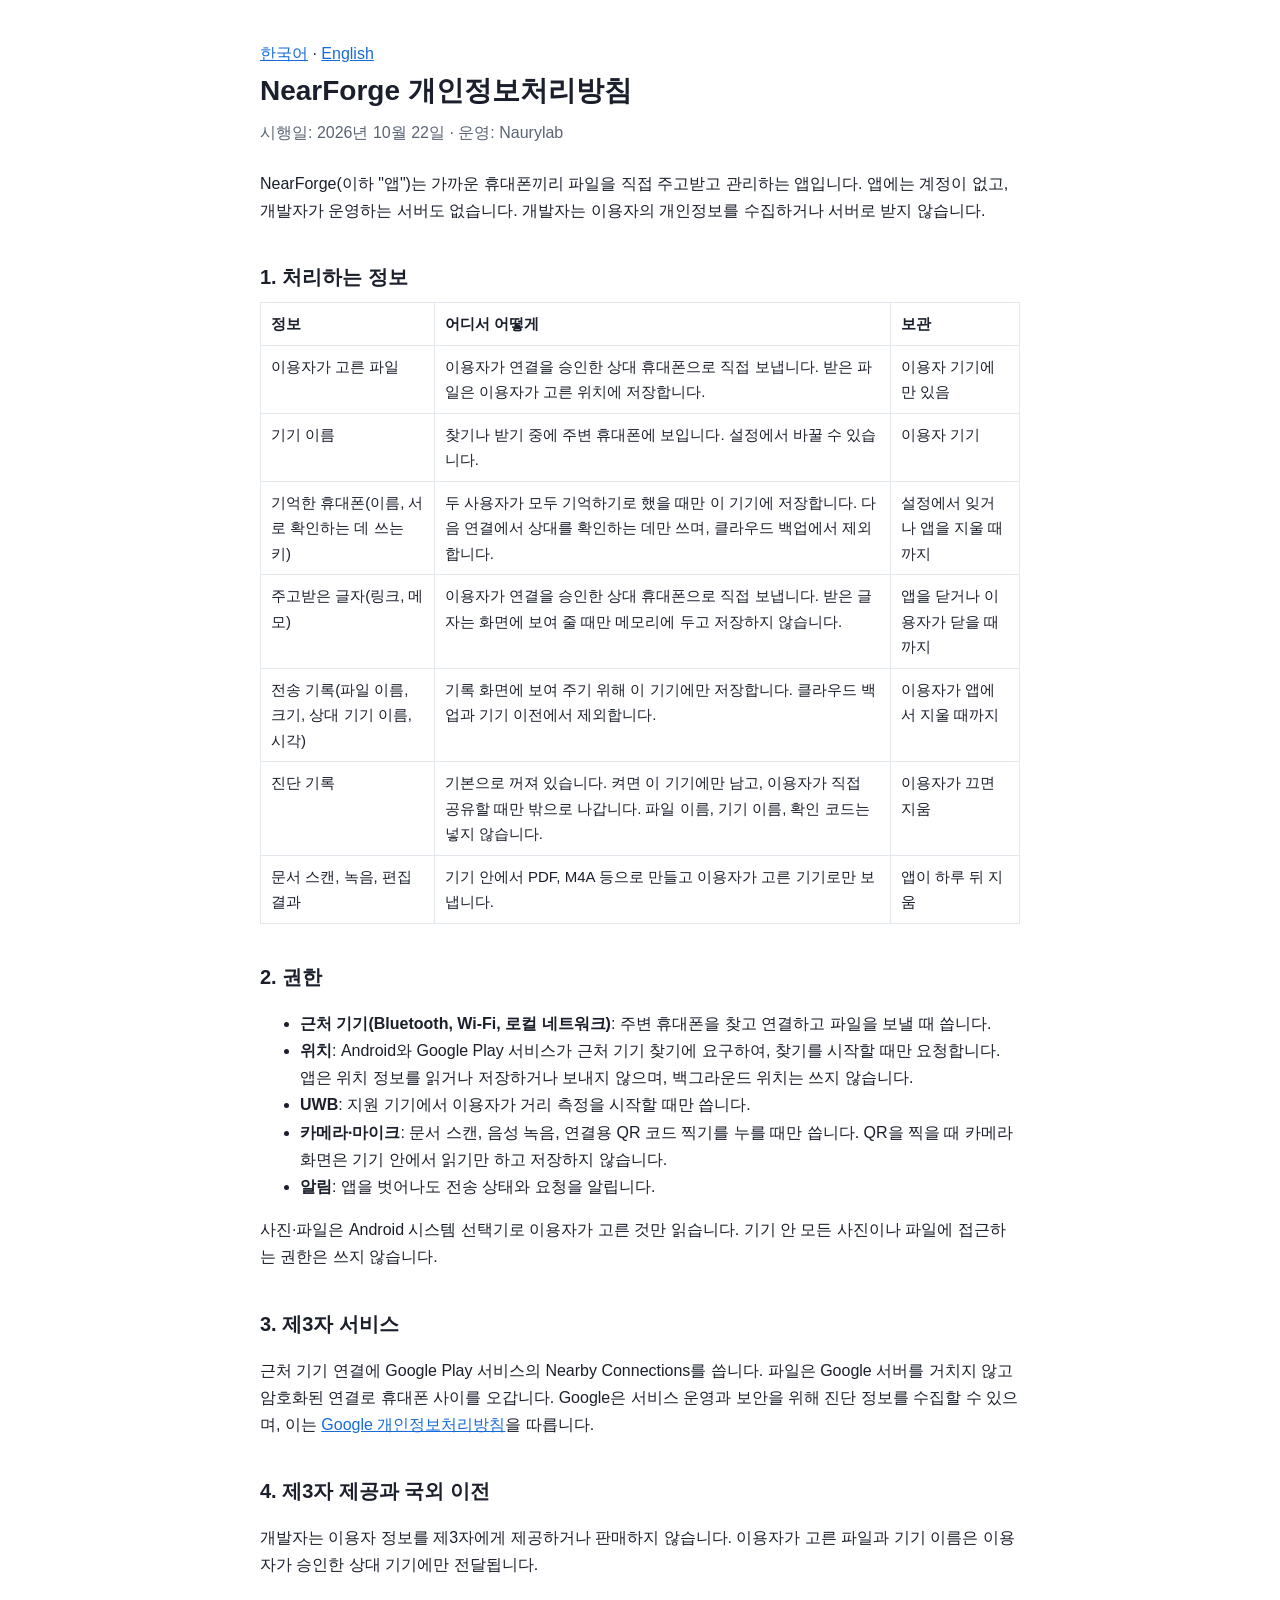
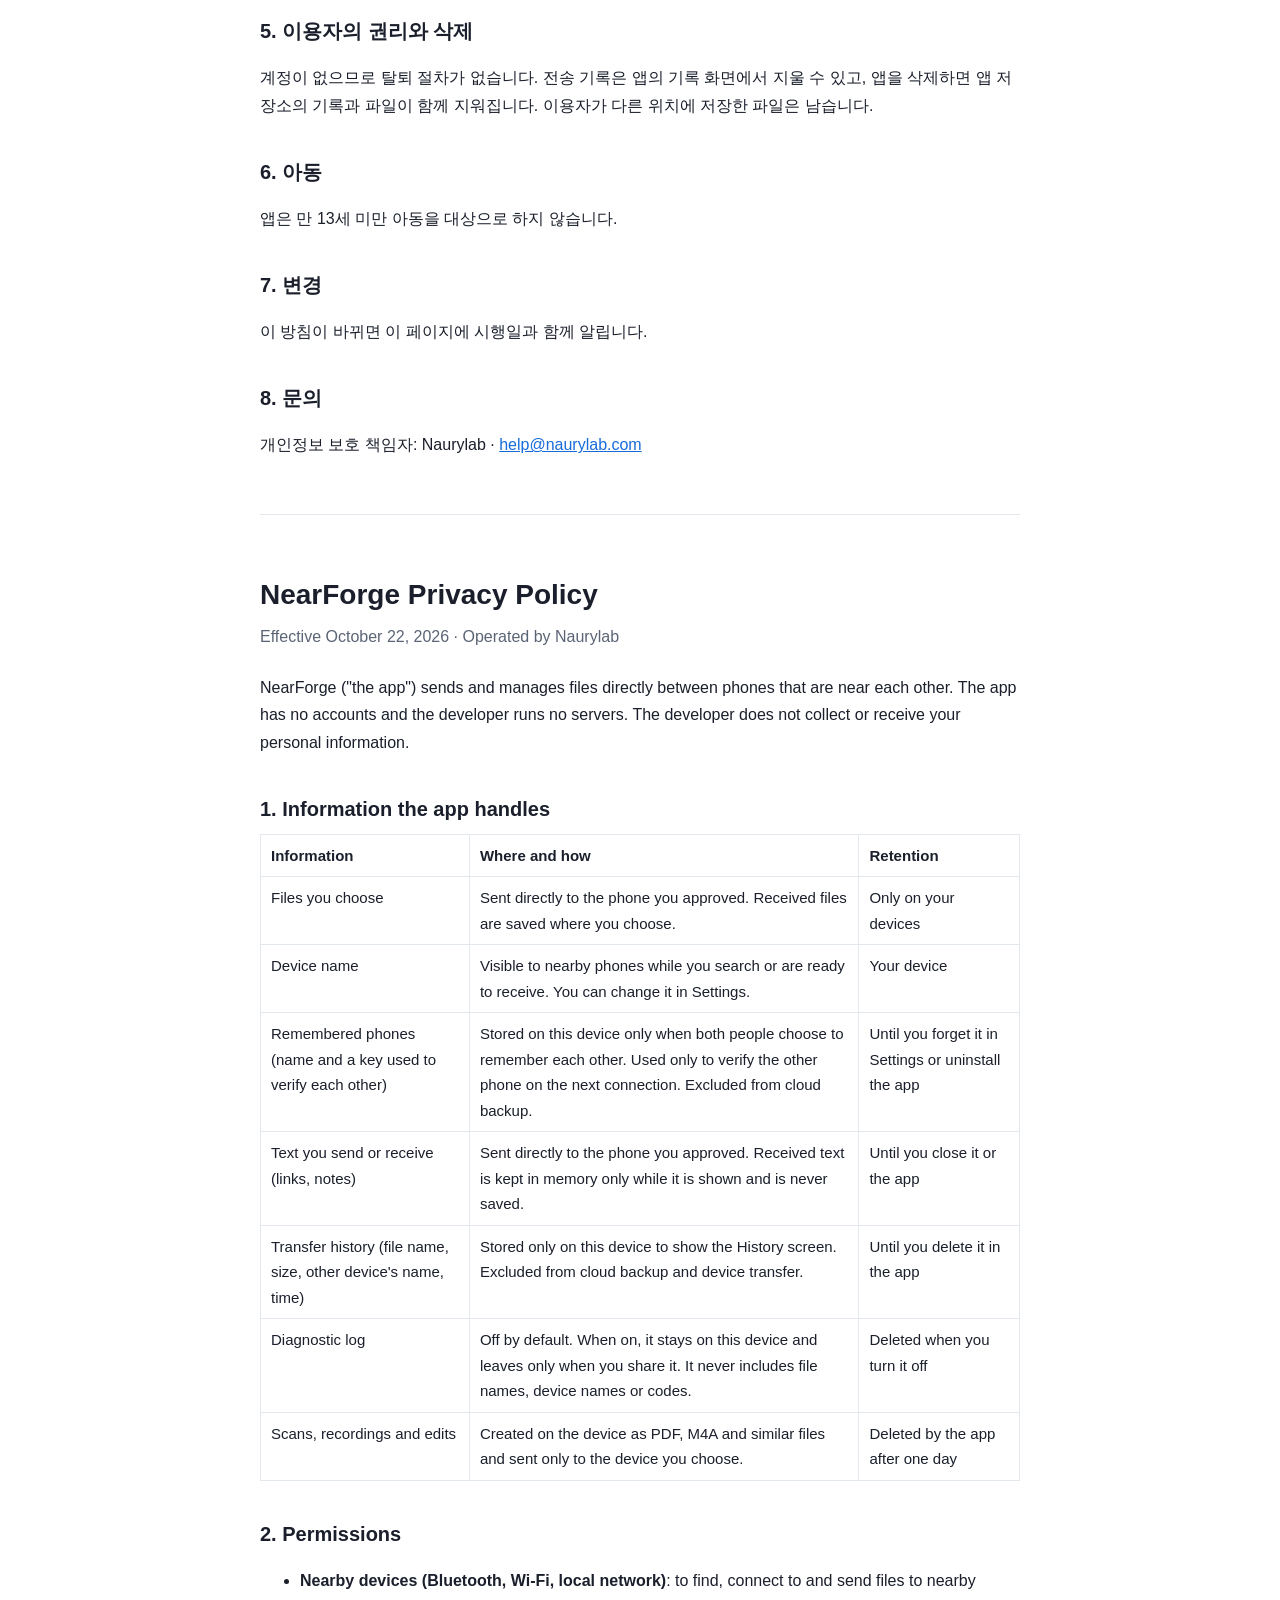
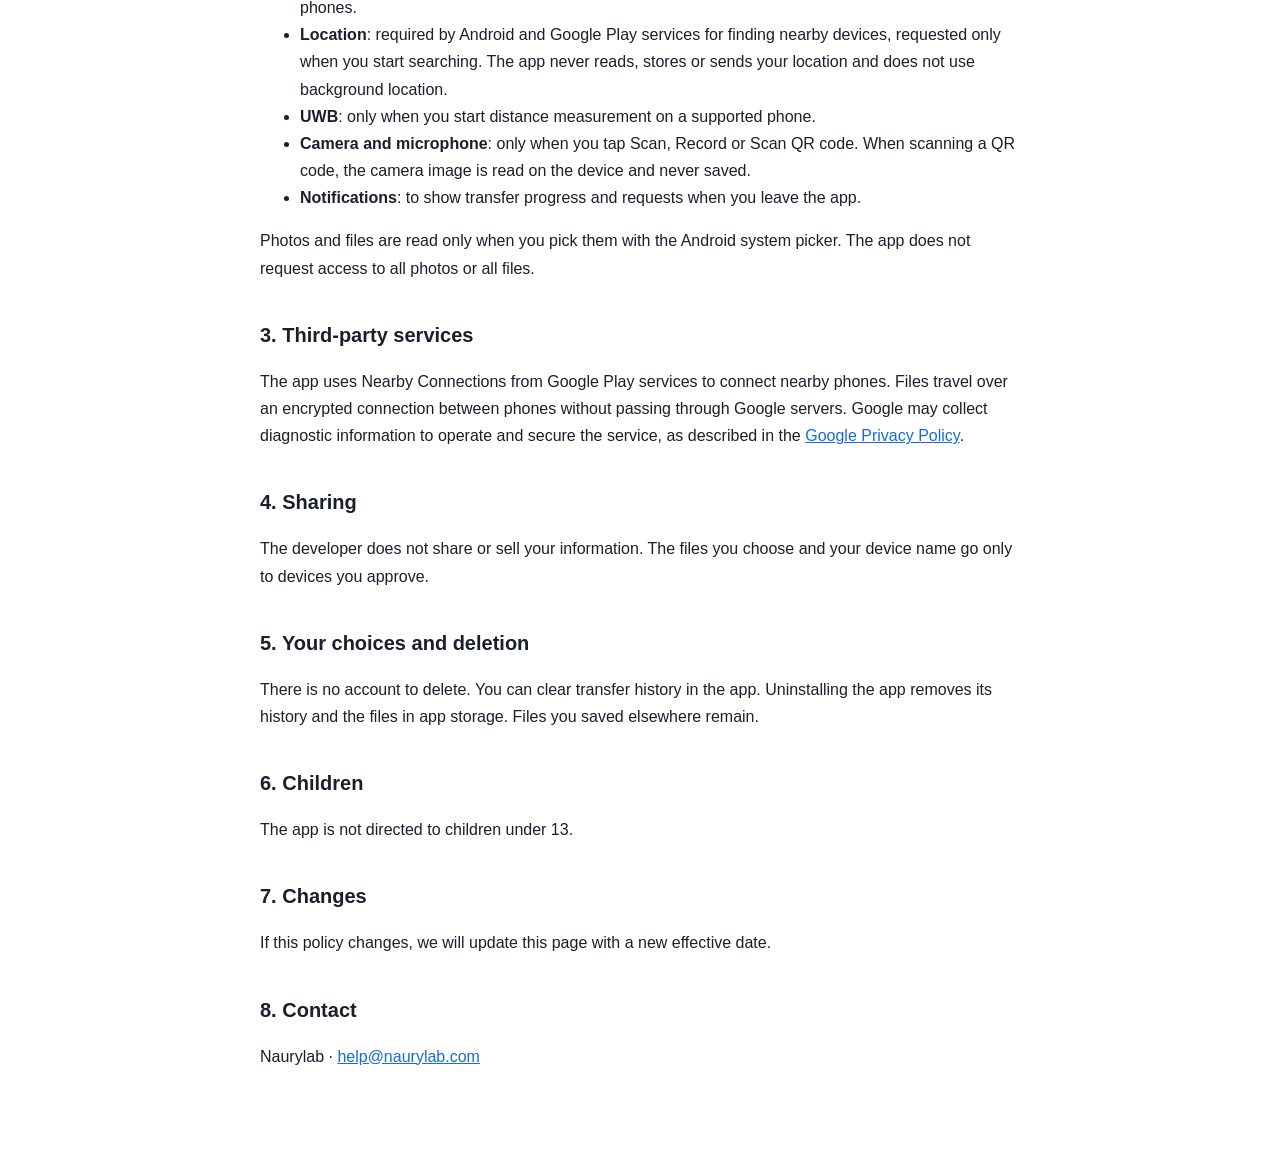
<file: nearforge/privacy/index.html>
<!doctype html>
<html lang="ko">
<head>
<meta charset="utf-8">
<meta name="viewport" content="width=device-width, initial-scale=1">
<title>NearForge 개인정보처리방침 · Privacy Policy</title>
<style>
  :root { --bg: #ffffff; --text: #1a1f2b; --muted: #5b6475; --line: #e3e7ee; --accent: #176bda; }
  @media (prefers-color-scheme: dark) { :root { --bg: #11151c; --text: #e8ecf2; --muted: #9aa3b2; --line: #263040; --accent: #5aa0ff; } }
  body { margin: 0; background: var(--bg); color: var(--text); font: 16px/1.7 -apple-system, "Apple SD Gothic Neo", "Noto Sans KR", "Segoe UI", sans-serif; }
  main { max-width: 760px; margin: 0 auto; padding: 40px 20px 80px; }
  h1 { font-size: 28px; margin: 0 0 4px; }
  h2 { font-size: 20px; margin: 36px 0 8px; }
  p, li { color: var(--text); }
  .meta { color: var(--muted); margin: 0 0 24px; }
  nav a, a { color: var(--accent); }
  hr { border: 0; border-top: 1px solid var(--line); margin: 56px 0; }
  table { border-collapse: collapse; width: 100%; font-size: 15px; }
  th, td { border: 1px solid var(--line); padding: 8px 10px; text-align: left; vertical-align: top; }
</style>
</head>
<body>
<main>
<nav><a href="#ko">한국어</a> · <a href="#en">English</a></nav>

<section id="ko" lang="ko">
<h1>NearForge 개인정보처리방침</h1>
<p class="meta">시행일: 2026년 10월 22일 · 운영: Naurylab</p>

<p>NearForge(이하 "앱")는 가까운 휴대폰끼리 파일을 직접 주고받고 관리하는 앱입니다. 앱에는 계정이 없고, 개발자가 운영하는 서버도 없습니다. 개발자는 이용자의 개인정보를 수집하거나 서버로 받지 않습니다.</p>

<h2>1. 처리하는 정보</h2>
<table>
<tr><th>정보</th><th>어디서 어떻게</th><th>보관</th></tr>
<tr><td>이용자가 고른 파일</td><td>이용자가 연결을 승인한 상대 휴대폰으로 직접 보냅니다. 받은 파일은 이용자가 고른 위치에 저장합니다.</td><td>이용자 기기에만 있음</td></tr>
<tr><td>기기 이름</td><td>찾기나 받기 중에 주변 휴대폰에 보입니다. 설정에서 바꿀 수 있습니다.</td><td>이용자 기기</td></tr>
<tr><td>기억한 휴대폰(이름, 서로 확인하는 데 쓰는 키)</td><td>두 사용자가 모두 기억하기로 했을 때만 이 기기에 저장합니다. 다음 연결에서 상대를 확인하는 데만 쓰며, 클라우드 백업에서 제외합니다.</td><td>설정에서 잊거나 앱을 지울 때까지</td></tr>
<tr><td>주고받은 글자(링크, 메모)</td><td>이용자가 연결을 승인한 상대 휴대폰으로 직접 보냅니다. 받은 글자는 화면에 보여 줄 때만 메모리에 두고 저장하지 않습니다.</td><td>앱을 닫거나 이용자가 닫을 때까지</td></tr>
<tr><td>전송 기록(파일 이름, 크기, 상대 기기 이름, 시각)</td><td>기록 화면에 보여 주기 위해 이 기기에만 저장합니다. 클라우드 백업과 기기 이전에서 제외합니다.</td><td>이용자가 앱에서 지울 때까지</td></tr>
<tr><td>진단 기록</td><td>기본으로 꺼져 있습니다. 켜면 이 기기에만 남고, 이용자가 직접 공유할 때만 밖으로 나갑니다. 파일 이름, 기기 이름, 확인 코드는 넣지 않습니다.</td><td>이용자가 끄면 지움</td></tr>
<tr><td>문서 스캔, 녹음, 편집 결과</td><td>기기 안에서 PDF, M4A 등으로 만들고 이용자가 고른 기기로만 보냅니다.</td><td>앱이 하루 뒤 지움</td></tr>
</table>

<h2>2. 권한</h2>
<ul>
<li><b>근처 기기(Bluetooth, Wi-Fi, 로컬 네트워크)</b>: 주변 휴대폰을 찾고 연결하고 파일을 보낼 때 씁니다.</li>
<li><b>위치</b>: Android와 Google Play 서비스가 근처 기기 찾기에 요구하여, 찾기를 시작할 때만 요청합니다. 앱은 위치 정보를 읽거나 저장하거나 보내지 않으며, 백그라운드 위치는 쓰지 않습니다.</li>
<li><b>UWB</b>: 지원 기기에서 이용자가 거리 측정을 시작할 때만 씁니다.</li>
<li><b>카메라·마이크</b>: 문서 스캔, 음성 녹음, 연결용 QR 코드 찍기를 누를 때만 씁니다. QR을 찍을 때 카메라 화면은 기기 안에서 읽기만 하고 저장하지 않습니다.</li>
<li><b>알림</b>: 앱을 벗어나도 전송 상태와 요청을 알립니다.</li>
</ul>
<p>사진·파일은 Android 시스템 선택기로 이용자가 고른 것만 읽습니다. 기기 안 모든 사진이나 파일에 접근하는 권한은 쓰지 않습니다.</p>

<h2>3. 제3자 서비스</h2>
<p>근처 기기 연결에 Google Play 서비스의 Nearby Connections를 씁니다. 파일은 Google 서버를 거치지 않고 암호화된 연결로 휴대폰 사이를 오갑니다. Google은 서비스 운영과 보안을 위해 진단 정보를 수집할 수 있으며, 이는 <a href="https://policies.google.com/privacy">Google 개인정보처리방침</a>을 따릅니다.</p>

<h2>4. 제3자 제공과 국외 이전</h2>
<p>개발자는 이용자 정보를 제3자에게 제공하거나 판매하지 않습니다. 이용자가 고른 파일과 기기 이름은 이용자가 승인한 상대 기기에만 전달됩니다.</p>

<h2>5. 이용자의 권리와 삭제</h2>
<p>계정이 없으므로 탈퇴 절차가 없습니다. 전송 기록은 앱의 기록 화면에서 지울 수 있고, 앱을 삭제하면 앱 저장소의 기록과 파일이 함께 지워집니다. 이용자가 다른 위치에 저장한 파일은 남습니다.</p>

<h2>6. 아동</h2>
<p>앱은 만 13세 미만 아동을 대상으로 하지 않습니다.</p>

<h2>7. 변경</h2>
<p>이 방침이 바뀌면 이 페이지에 시행일과 함께 알립니다.</p>

<h2>8. 문의</h2>
<p>개인정보 보호 책임자: Naurylab · <a href="mailto:help@naurylab.com">help@naurylab.com</a></p>
</section>

<hr>

<section id="en" lang="en">
<h1>NearForge Privacy Policy</h1>
<p class="meta">Effective October 22, 2026 · Operated by Naurylab</p>

<p>NearForge ("the app") sends and manages files directly between phones that are near each other. The app has no accounts and the developer runs no servers. The developer does not collect or receive your personal information.</p>

<h2>1. Information the app handles</h2>
<table>
<tr><th>Information</th><th>Where and how</th><th>Retention</th></tr>
<tr><td>Files you choose</td><td>Sent directly to the phone you approved. Received files are saved where you choose.</td><td>Only on your devices</td></tr>
<tr><td>Device name</td><td>Visible to nearby phones while you search or are ready to receive. You can change it in Settings.</td><td>Your device</td></tr>
<tr><td>Remembered phones (name and a key used to verify each other)</td><td>Stored on this device only when both people choose to remember each other. Used only to verify the other phone on the next connection. Excluded from cloud backup.</td><td>Until you forget it in Settings or uninstall the app</td></tr>
<tr><td>Text you send or receive (links, notes)</td><td>Sent directly to the phone you approved. Received text is kept in memory only while it is shown and is never saved.</td><td>Until you close it or the app</td></tr>
<tr><td>Transfer history (file name, size, other device's name, time)</td><td>Stored only on this device to show the History screen. Excluded from cloud backup and device transfer.</td><td>Until you delete it in the app</td></tr>
<tr><td>Diagnostic log</td><td>Off by default. When on, it stays on this device and leaves only when you share it. It never includes file names, device names or codes.</td><td>Deleted when you turn it off</td></tr>
<tr><td>Scans, recordings and edits</td><td>Created on the device as PDF, M4A and similar files and sent only to the device you choose.</td><td>Deleted by the app after one day</td></tr>
</table>

<h2>2. Permissions</h2>
<ul>
<li><b>Nearby devices (Bluetooth, Wi-Fi, local network)</b>: to find, connect to and send files to nearby phones.</li>
<li><b>Location</b>: required by Android and Google Play services for finding nearby devices, requested only when you start searching. The app never reads, stores or sends your location and does not use background location.</li>
<li><b>UWB</b>: only when you start distance measurement on a supported phone.</li>
<li><b>Camera and microphone</b>: only when you tap Scan, Record or Scan QR code. When scanning a QR code, the camera image is read on the device and never saved.</li>
<li><b>Notifications</b>: to show transfer progress and requests when you leave the app.</li>
</ul>
<p>Photos and files are read only when you pick them with the Android system picker. The app does not request access to all photos or all files.</p>

<h2>3. Third-party services</h2>
<p>The app uses Nearby Connections from Google Play services to connect nearby phones. Files travel over an encrypted connection between phones without passing through Google servers. Google may collect diagnostic information to operate and secure the service, as described in the <a href="https://policies.google.com/privacy">Google Privacy Policy</a>.</p>

<h2>4. Sharing</h2>
<p>The developer does not share or sell your information. The files you choose and your device name go only to devices you approve.</p>

<h2>5. Your choices and deletion</h2>
<p>There is no account to delete. You can clear transfer history in the app. Uninstalling the app removes its history and the files in app storage. Files you saved elsewhere remain.</p>

<h2>6. Children</h2>
<p>The app is not directed to children under 13.</p>

<h2>7. Changes</h2>
<p>If this policy changes, we will update this page with a new effective date.</p>

<h2>8. Contact</h2>
<p>Naurylab · <a href="mailto:help@naurylab.com">help@naurylab.com</a></p>
</section>
</main>
</body>
</html>
</file>
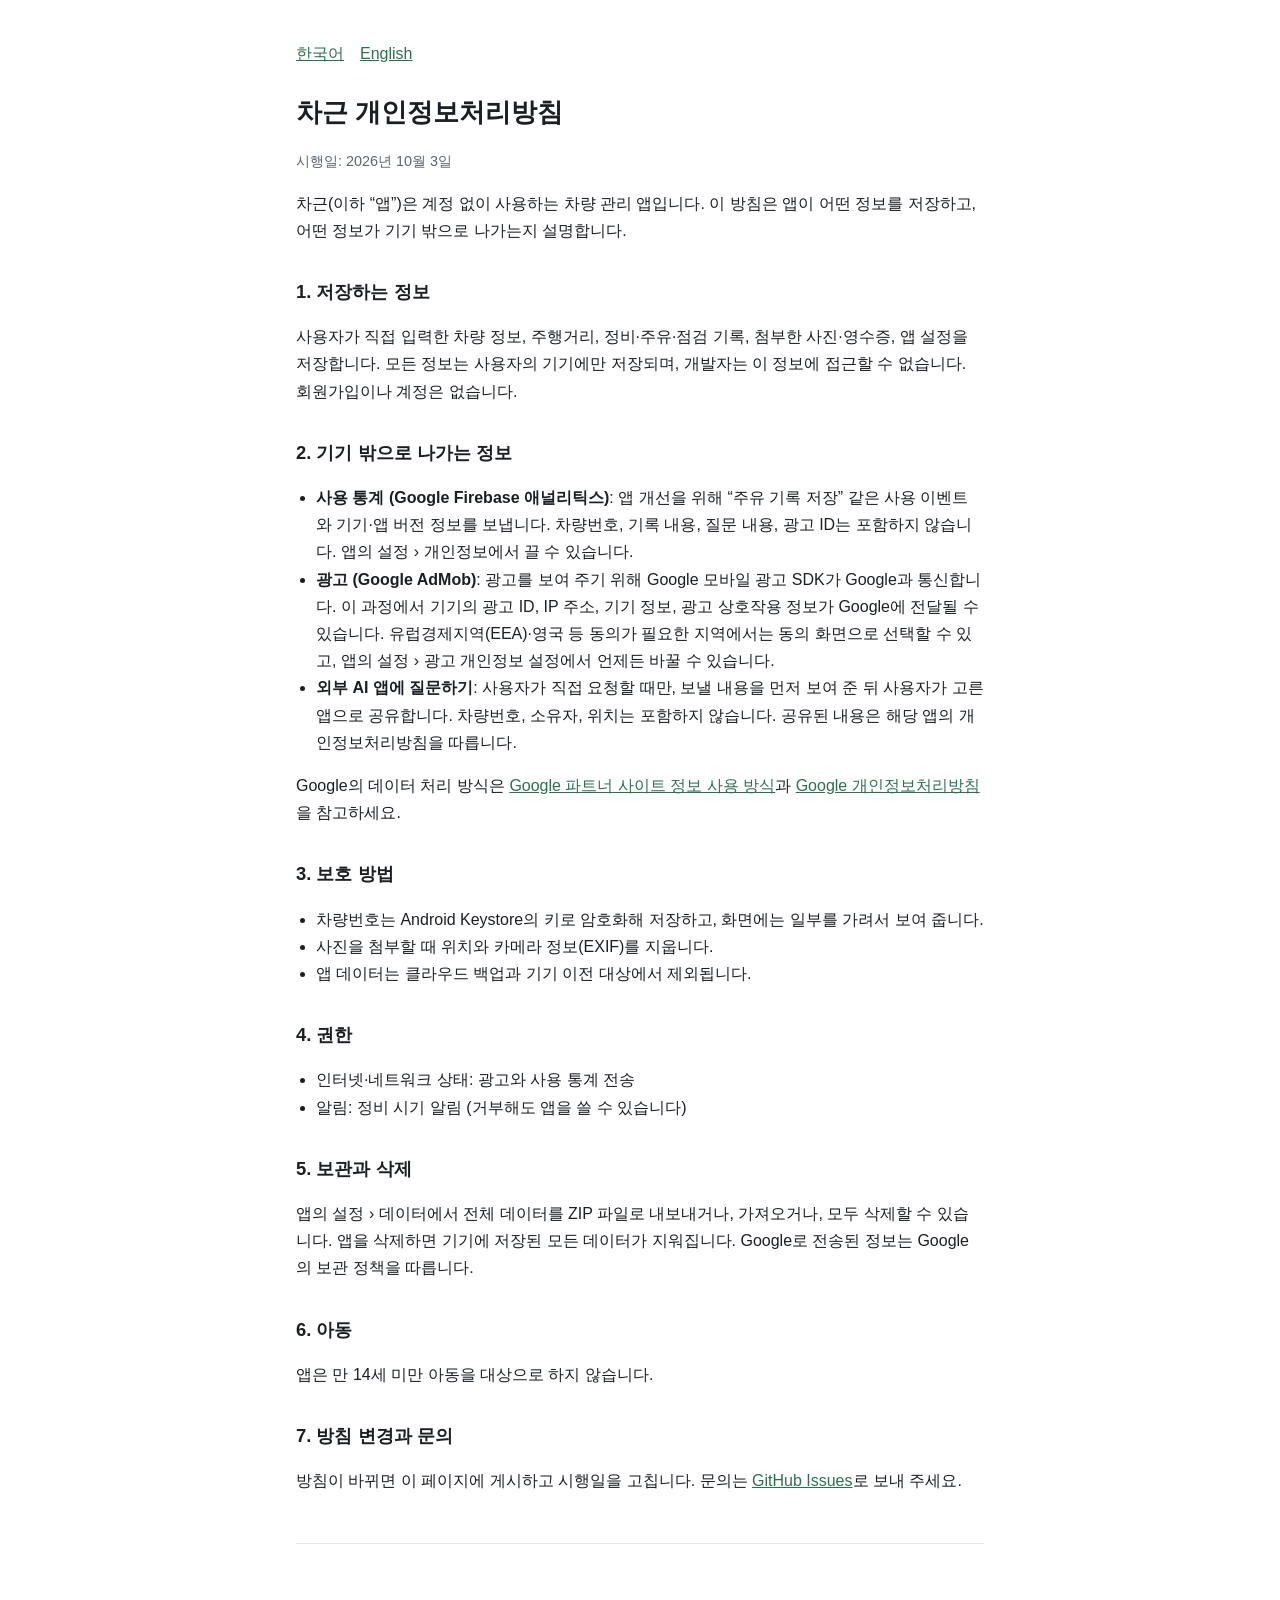
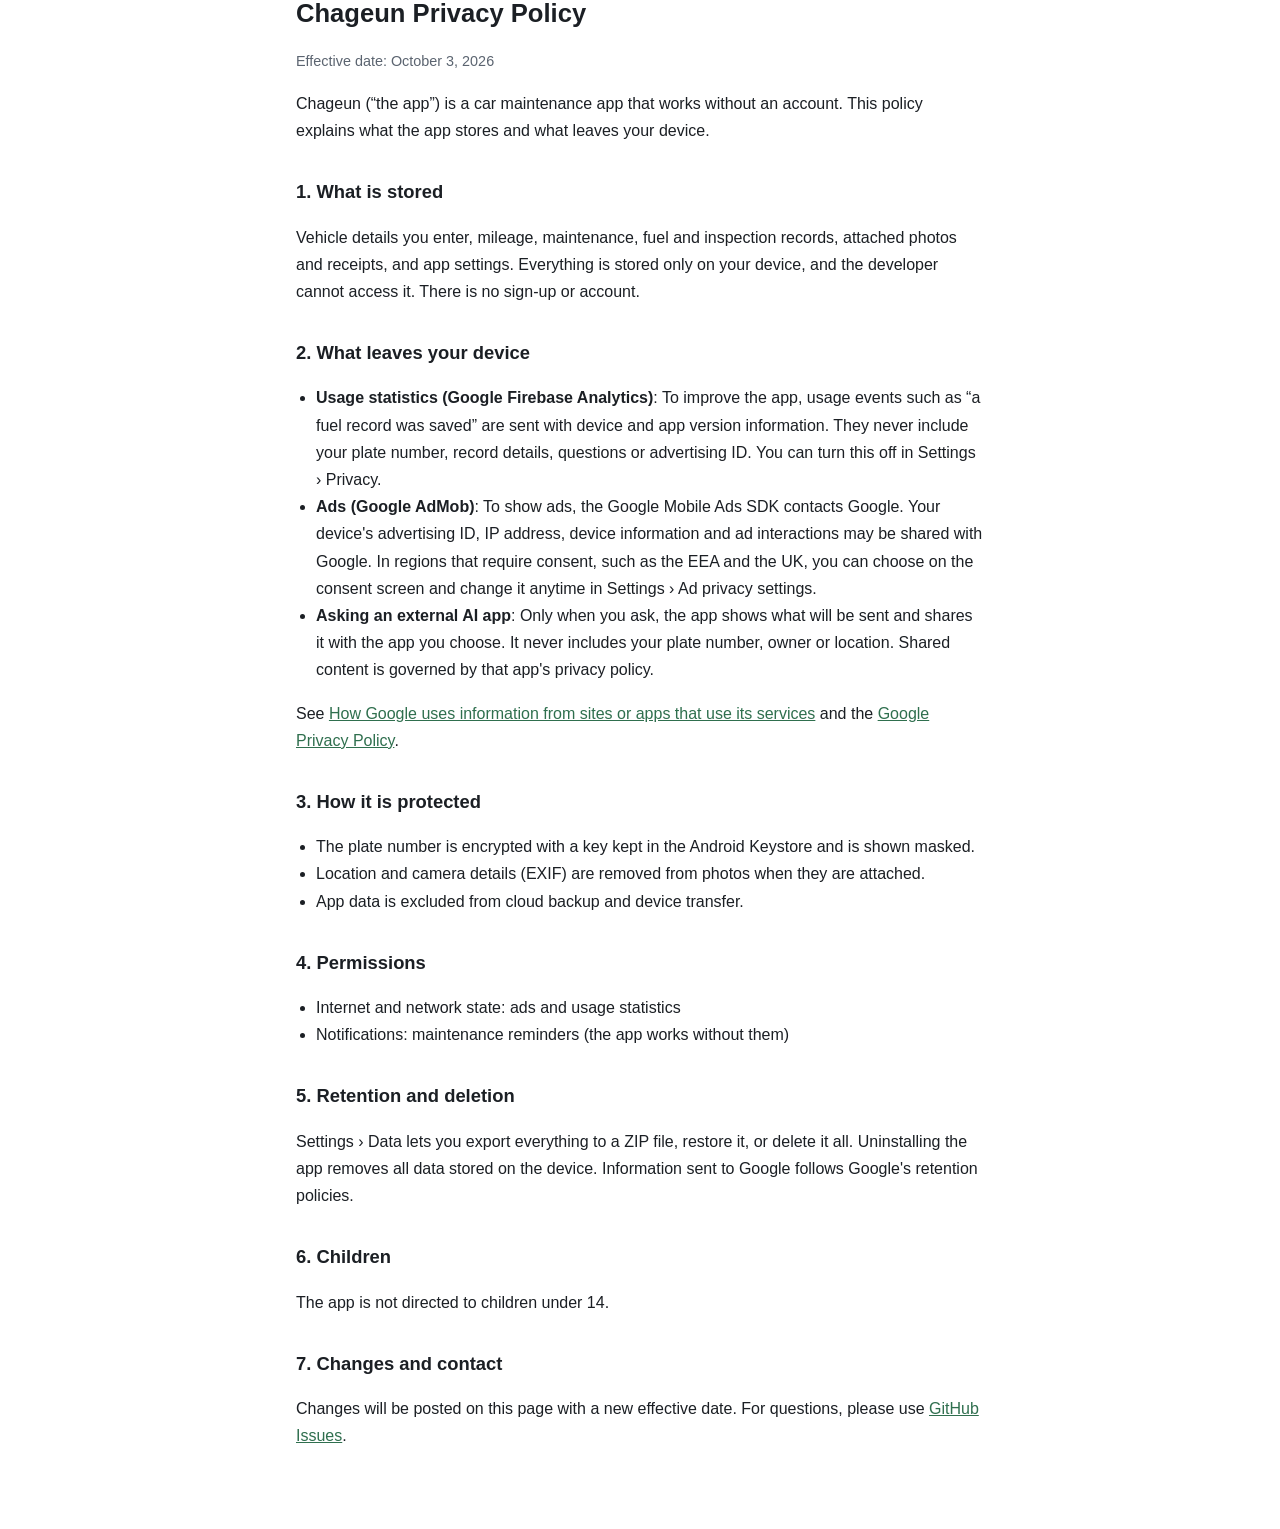
<file: privacy.html>
<!doctype html>
<html lang="ko">
<head>
<meta charset="utf-8">
<meta name="viewport" content="width=device-width, initial-scale=1">
<title>차근 개인정보처리방침 · Chageun Privacy Policy</title>
<link rel="stylesheet" href="style.css">
</head>
<body>
<main>
<nav><a href="#ko">한국어</a><a href="#en">English</a></nav>

<section id="ko" lang="ko">
<h1>차근 개인정보처리방침</h1>
<p class="muted">시행일: 2026년 10월 3일</p>
<p>차근(이하 “앱”)은 계정 없이 사용하는 차량 관리 앱입니다. 이 방침은 앱이 어떤 정보를 저장하고, 어떤 정보가 기기 밖으로 나가는지 설명합니다.</p>

<h2>1. 저장하는 정보</h2>
<p>사용자가 직접 입력한 차량 정보, 주행거리, 정비·주유·점검 기록, 첨부한 사진·영수증, 앱 설정을 저장합니다. 모든 정보는 사용자의 기기에만 저장되며, 개발자는 이 정보에 접근할 수 없습니다. 회원가입이나 계정은 없습니다.</p>

<h2>2. 기기 밖으로 나가는 정보</h2>
<ul>
<li><strong>사용 통계 (Google Firebase 애널리틱스)</strong>: 앱 개선을 위해 “주유 기록 저장” 같은 사용 이벤트와 기기·앱 버전 정보를 보냅니다. 차량번호, 기록 내용, 질문 내용, 광고 ID는 포함하지 않습니다. 앱의 설정 › 개인정보에서 끌 수 있습니다.</li>
<li><strong>광고 (Google AdMob)</strong>: 광고를 보여 주기 위해 Google 모바일 광고 SDK가 Google과 통신합니다. 이 과정에서 기기의 광고 ID, IP 주소, 기기 정보, 광고 상호작용 정보가 Google에 전달될 수 있습니다. 유럽경제지역(EEA)·영국 등 동의가 필요한 지역에서는 동의 화면으로 선택할 수 있고, 앱의 설정 › 광고 개인정보 설정에서 언제든 바꿀 수 있습니다.</li>
<li><strong>외부 AI 앱에 질문하기</strong>: 사용자가 직접 요청할 때만, 보낼 내용을 먼저 보여 준 뒤 사용자가 고른 앱으로 공유합니다. 차량번호, 소유자, 위치는 포함하지 않습니다. 공유된 내용은 해당 앱의 개인정보처리방침을 따릅니다.</li>
</ul>
<p>Google의 데이터 처리 방식은 <a href="https://policies.google.com/technologies/partner-sites">Google 파트너 사이트 정보 사용 방식</a>과 <a href="https://policies.google.com/privacy">Google 개인정보처리방침</a>을 참고하세요.</p>

<h2>3. 보호 방법</h2>
<ul>
<li>차량번호는 Android Keystore의 키로 암호화해 저장하고, 화면에는 일부를 가려서 보여 줍니다.</li>
<li>사진을 첨부할 때 위치와 카메라 정보(EXIF)를 지웁니다.</li>
<li>앱 데이터는 클라우드 백업과 기기 이전 대상에서 제외됩니다.</li>
</ul>

<h2>4. 권한</h2>
<ul>
<li>인터넷·네트워크 상태: 광고와 사용 통계 전송</li>
<li>알림: 정비 시기 알림 (거부해도 앱을 쓸 수 있습니다)</li>
</ul>

<h2>5. 보관과 삭제</h2>
<p>앱의 설정 › 데이터에서 전체 데이터를 ZIP 파일로 내보내거나, 가져오거나, 모두 삭제할 수 있습니다. 앱을 삭제하면 기기에 저장된 모든 데이터가 지워집니다. Google로 전송된 정보는 Google의 보관 정책을 따릅니다.</p>

<h2>6. 아동</h2>
<p>앱은 만 14세 미만 아동을 대상으로 하지 않습니다.</p>

<h2>7. 방침 변경과 문의</h2>
<p>방침이 바뀌면 이 페이지에 게시하고 시행일을 고칩니다. 문의는 <a href="https://github.com/Naury74/ChaGeun/issues">GitHub Issues</a>로 보내 주세요.</p>
</section>

<hr>

<section id="en" lang="en">
<h1>Chageun Privacy Policy</h1>
<p class="muted">Effective date: October 3, 2026</p>
<p>Chageun (“the app”) is a car maintenance app that works without an account. This policy explains what the app stores and what leaves your device.</p>

<h2>1. What is stored</h2>
<p>Vehicle details you enter, mileage, maintenance, fuel and inspection records, attached photos and receipts, and app settings. Everything is stored only on your device, and the developer cannot access it. There is no sign-up or account.</p>

<h2>2. What leaves your device</h2>
<ul>
<li><strong>Usage statistics (Google Firebase Analytics)</strong>: To improve the app, usage events such as “a fuel record was saved” are sent with device and app version information. They never include your plate number, record details, questions or advertising ID. You can turn this off in Settings › Privacy.</li>
<li><strong>Ads (Google AdMob)</strong>: To show ads, the Google Mobile Ads SDK contacts Google. Your device's advertising ID, IP address, device information and ad interactions may be shared with Google. In regions that require consent, such as the EEA and the UK, you can choose on the consent screen and change it anytime in Settings › Ad privacy settings.</li>
<li><strong>Asking an external AI app</strong>: Only when you ask, the app shows what will be sent and shares it with the app you choose. It never includes your plate number, owner or location. Shared content is governed by that app's privacy policy.</li>
</ul>
<p>See <a href="https://policies.google.com/technologies/partner-sites">How Google uses information from sites or apps that use its services</a> and the <a href="https://policies.google.com/privacy">Google Privacy Policy</a>.</p>

<h2>3. How it is protected</h2>
<ul>
<li>The plate number is encrypted with a key kept in the Android Keystore and is shown masked.</li>
<li>Location and camera details (EXIF) are removed from photos when they are attached.</li>
<li>App data is excluded from cloud backup and device transfer.</li>
</ul>

<h2>4. Permissions</h2>
<ul>
<li>Internet and network state: ads and usage statistics</li>
<li>Notifications: maintenance reminders (the app works without them)</li>
</ul>

<h2>5. Retention and deletion</h2>
<p>Settings › Data lets you export everything to a ZIP file, restore it, or delete it all. Uninstalling the app removes all data stored on the device. Information sent to Google follows Google's retention policies.</p>

<h2>6. Children</h2>
<p>The app is not directed to children under 14.</p>

<h2>7. Changes and contact</h2>
<p>Changes will be posted on this page with a new effective date. For questions, please use <a href="https://github.com/Naury74/ChaGeun/issues">GitHub Issues</a>.</p>
</section>
</main>
</body>
</html>
</file>
<file: style.css>
:root{--bg:#fff;--fg:#1b1f24;--muted:#5b6470;--line:#e3e6ea;--accent:#2f6f4e}
@media (prefers-color-scheme:dark){:root{--bg:#121417;--fg:#e8eaed;--muted:#a0a8b3;--line:#2a2f36;--accent:#7cc39b}}
*{box-sizing:border-box}
body{margin:0;background:var(--bg);color:var(--fg);font:16px/1.7 -apple-system,BlinkMacSystemFont,"Apple SD Gothic Neo","Noto Sans KR",sans-serif}
main{max-width:720px;margin:0 auto;padding:40px 16px 64px}
h1{font-size:1.6rem;margin:0 0 4px}h2{font-size:1.15rem;margin:32px 0 8px}
p,li{color:var(--fg)}.muted{color:var(--muted);font-size:.9rem}
a{color:var(--accent)}nav{display:flex;gap:16px;margin-bottom:24px}
hr{border:0;border-top:1px solid var(--line);margin:48px 0}
ul{padding-left:20px}
</file>
